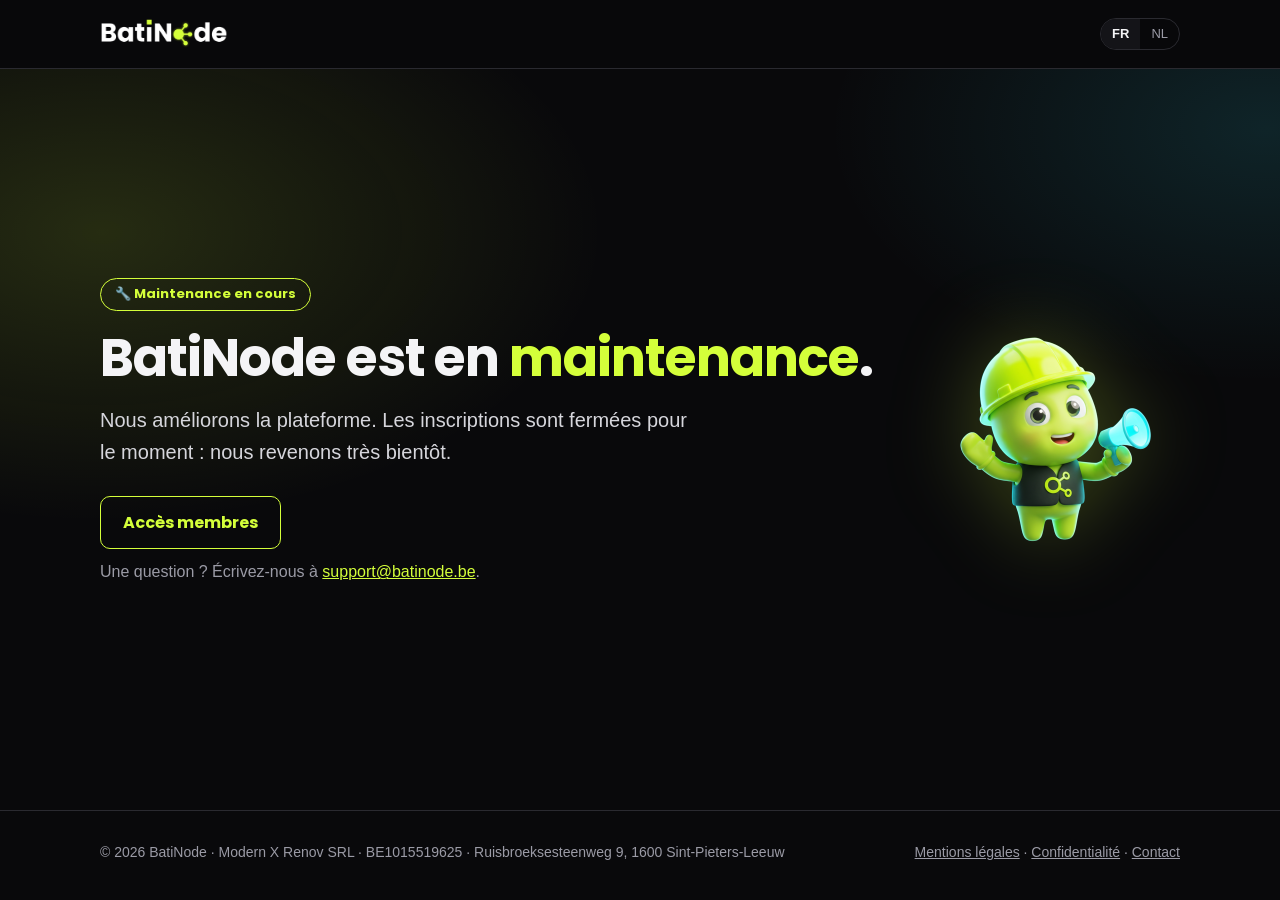
<file: index.html>
<!doctype html>
<html lang="fr">
<head>
<meta charset="utf-8">
<meta name="viewport" content="width=device-width, initial-scale=1">
<meta name="facebook-domain-verification" content="dnyil2w8xom4wqodam0yrhl2km5uhd" />
<meta http-equiv="Content-Security-Policy" content="default-src 'self'; script-src 'none'; style-src 'self'; img-src 'self' data:; font-src 'self'; connect-src 'none'; object-src 'none'; base-uri 'self'; form-action 'none'; frame-ancestors 'none'; upgrade-insecure-requests">
<meta name="referrer" content="strict-origin-when-cross-origin">
<title>BatiNode – En maintenance</title>
<meta name="description" content="BatiNode, la plateforme belge des entrepreneurs du bâtiment, est en maintenance. Nous revenons bientôt.">
<link rel="alternate" hreflang="fr-BE" href="https://batinode.be/">
<link rel="alternate" hreflang="nl-BE" href="https://batinode.be/nl/">
<link rel="icon" href="/favicon.svg" type="image/svg+xml">
<link rel="icon" href="/favicon.ico" sizes="any">
<link rel="apple-touch-icon" href="/apple-touch-icon.png">
<meta property="og:title" content="BatiNode – En maintenance">
<meta property="og:description" content="BatiNode, la plateforme belge des entrepreneurs du bâtiment, est en maintenance. Nous revenons bientôt.">
<meta property="og:image" content="https://batinode.be/assets/og-fr.png">
<meta name="theme-color" content="#09090b">
<link rel="stylesheet" href="/assets/site.css?v=6">
</head>
<body>
<header>
  <div class="wrap nav">
    <a href="/" aria-label="BatiNode – accueil"><img src="/assets/logo.png" alt="BatiNode" width="160" height="37"></a>
    <div class="links">
      <div class="lang"><a class="on" href="/">FR</a><a href="/nl/" hreflang="nl">NL</a></div>
    </div>
  </div>
</header>
<main>
<section class="maint">
  <div class="wrap">
    <div>
      <span class="badge">🔧 Maintenance en cours</span>
      <h1>BatiNode est en <em>maintenance</em>.</h1>
      <p class="lead">Nous améliorons la plateforme. Les inscriptions sont fermées pour le moment : nous revenons très bientôt.</p>
      <div class="cta-row"><a class="btn ghost" href="https://app.batinode.be/" rel="noopener">Accès membres</a></div>
      <p class="muted">Une question ? Écrivez-nous à <a href="mailto:support@batinode.be">support@batinode.be</a>.</p>
    </div>
    <div class="nodi"><img src="/assets/nodi.png" alt="Nodi, l'assistant de BatiNode" width="300" height="300"></div>
  </div>
</section>
</main>
<footer>
  <div class="wrap">
    <span>© 2026 BatiNode · Modern X Renov SRL · BE1015519625 · Ruisbroeksesteenweg 9, 1600 Sint-Pieters-Leeuw</span>
    <span><a href="/legal/mentions.html">Mentions légales</a> · <a href="/legal/confidentialite.html">Confidentialité</a> · <a href="mailto:support@batinode.be">Contact</a></span>
  </div>
</footer>
</body>
</html>
</file>
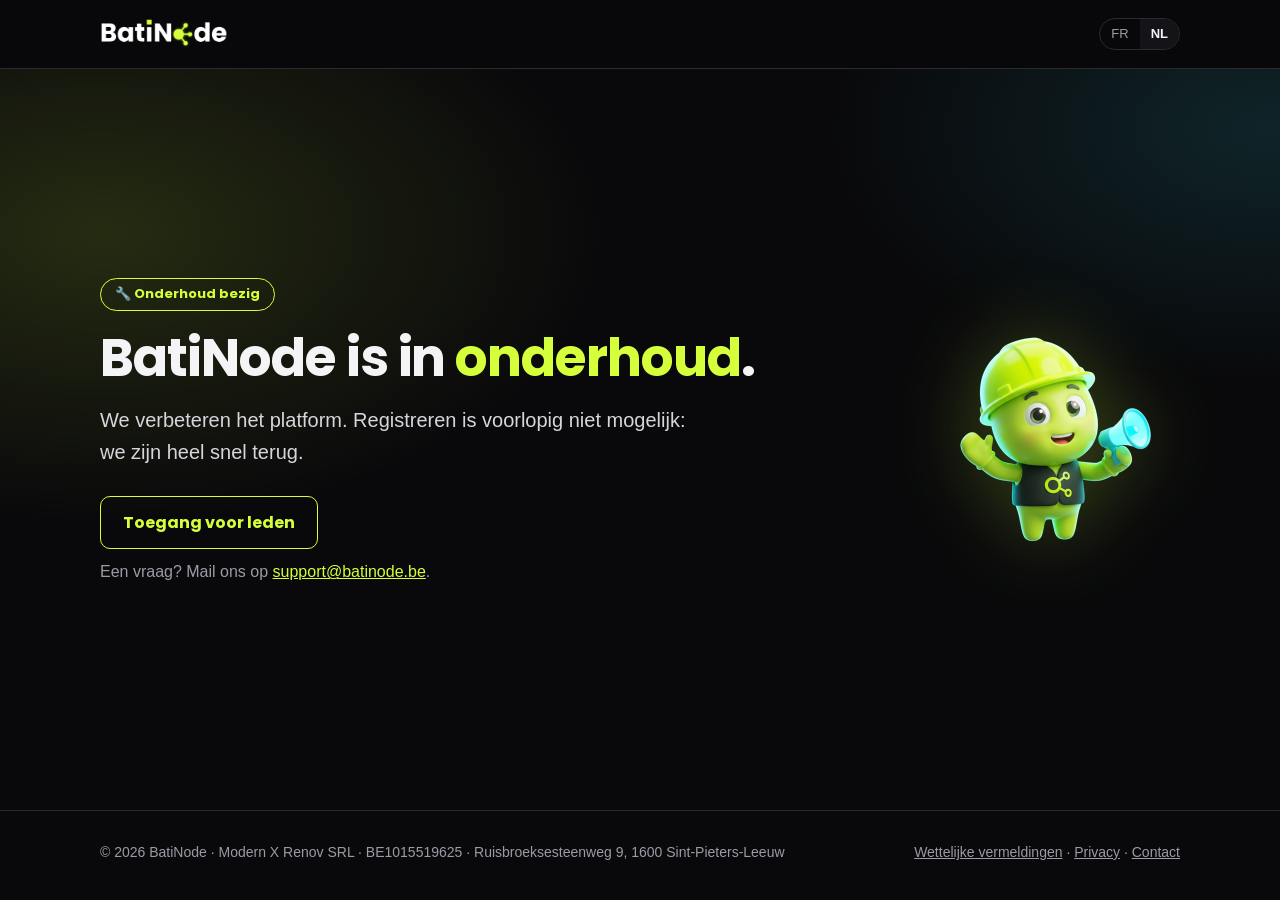
<file: nl/index.html>
<!doctype html>
<html lang="nl">
<head>
<meta charset="utf-8">
<meta name="viewport" content="width=device-width, initial-scale=1">
<meta name="facebook-domain-verification" content="dnyil2w8xom4wqodam0yrhl2km5uhd" />
<meta http-equiv="Content-Security-Policy" content="default-src 'self'; script-src 'none'; style-src 'self'; img-src 'self' data:; font-src 'self'; connect-src 'none'; object-src 'none'; base-uri 'self'; form-action 'none'; frame-ancestors 'none'; upgrade-insecure-requests">
<meta name="referrer" content="strict-origin-when-cross-origin">
<title>BatiNode – In onderhoud</title>
<meta name="description" content="BatiNode, het Belgische platform voor bouwondernemers, is in onderhoud. We zijn snel terug.">
<link rel="alternate" hreflang="fr-BE" href="https://batinode.be/">
<link rel="alternate" hreflang="nl-BE" href="https://batinode.be/nl/">
<link rel="icon" href="/favicon.svg" type="image/svg+xml">
<link rel="icon" href="/favicon.ico" sizes="any">
<link rel="apple-touch-icon" href="/apple-touch-icon.png">
<meta property="og:title" content="BatiNode – In onderhoud">
<meta property="og:description" content="BatiNode, het Belgische platform voor bouwondernemers, is in onderhoud. We zijn snel terug.">
<meta property="og:image" content="https://batinode.be/assets/og-nl.png">
<meta name="theme-color" content="#09090b">
<link rel="stylesheet" href="/assets/site.css?v=6">
</head>
<body>
<header>
  <div class="wrap nav">
    <a href="/nl/" aria-label="BatiNode – home"><img src="/assets/logo.png" alt="BatiNode" width="160" height="37"></a>
    <div class="links">
      <div class="lang"><a href="/">FR</a><a class="on" href="/nl/" hreflang="nl">NL</a></div>
    </div>
  </div>
</header>
<main>
<section class="maint">
  <div class="wrap">
    <div>
      <span class="badge">🔧 Onderhoud bezig</span>
      <h1>BatiNode is in <em>onderhoud</em>.</h1>
      <p class="lead">We verbeteren het platform. Registreren is voorlopig niet mogelijk: we zijn heel snel terug.</p>
      <div class="cta-row"><a class="btn ghost" href="https://app.batinode.be/" rel="noopener">Toegang voor leden</a></div>
      <p class="muted">Een vraag? Mail ons op <a href="mailto:support@batinode.be">support@batinode.be</a>.</p>
    </div>
    <div class="nodi"><img src="/assets/nodi.png" alt="Nodi, de assistent van BatiNode" width="300" height="300"></div>
  </div>
</section>
</main>
<footer>
  <div class="wrap">
    <span>© 2026 BatiNode · Modern X Renov SRL · BE1015519625 · Ruisbroeksesteenweg 9, 1600 Sint-Pieters-Leeuw</span>
    <span><a href="/nl/legal/mentions.html">Wettelijke vermeldingen</a> · <a href="/nl/legal/confidentialite.html">Privacy</a> · <a href="mailto:support@batinode.be">Contact</a></span>
  </div>
</footer>
</body>
</html>
</file>
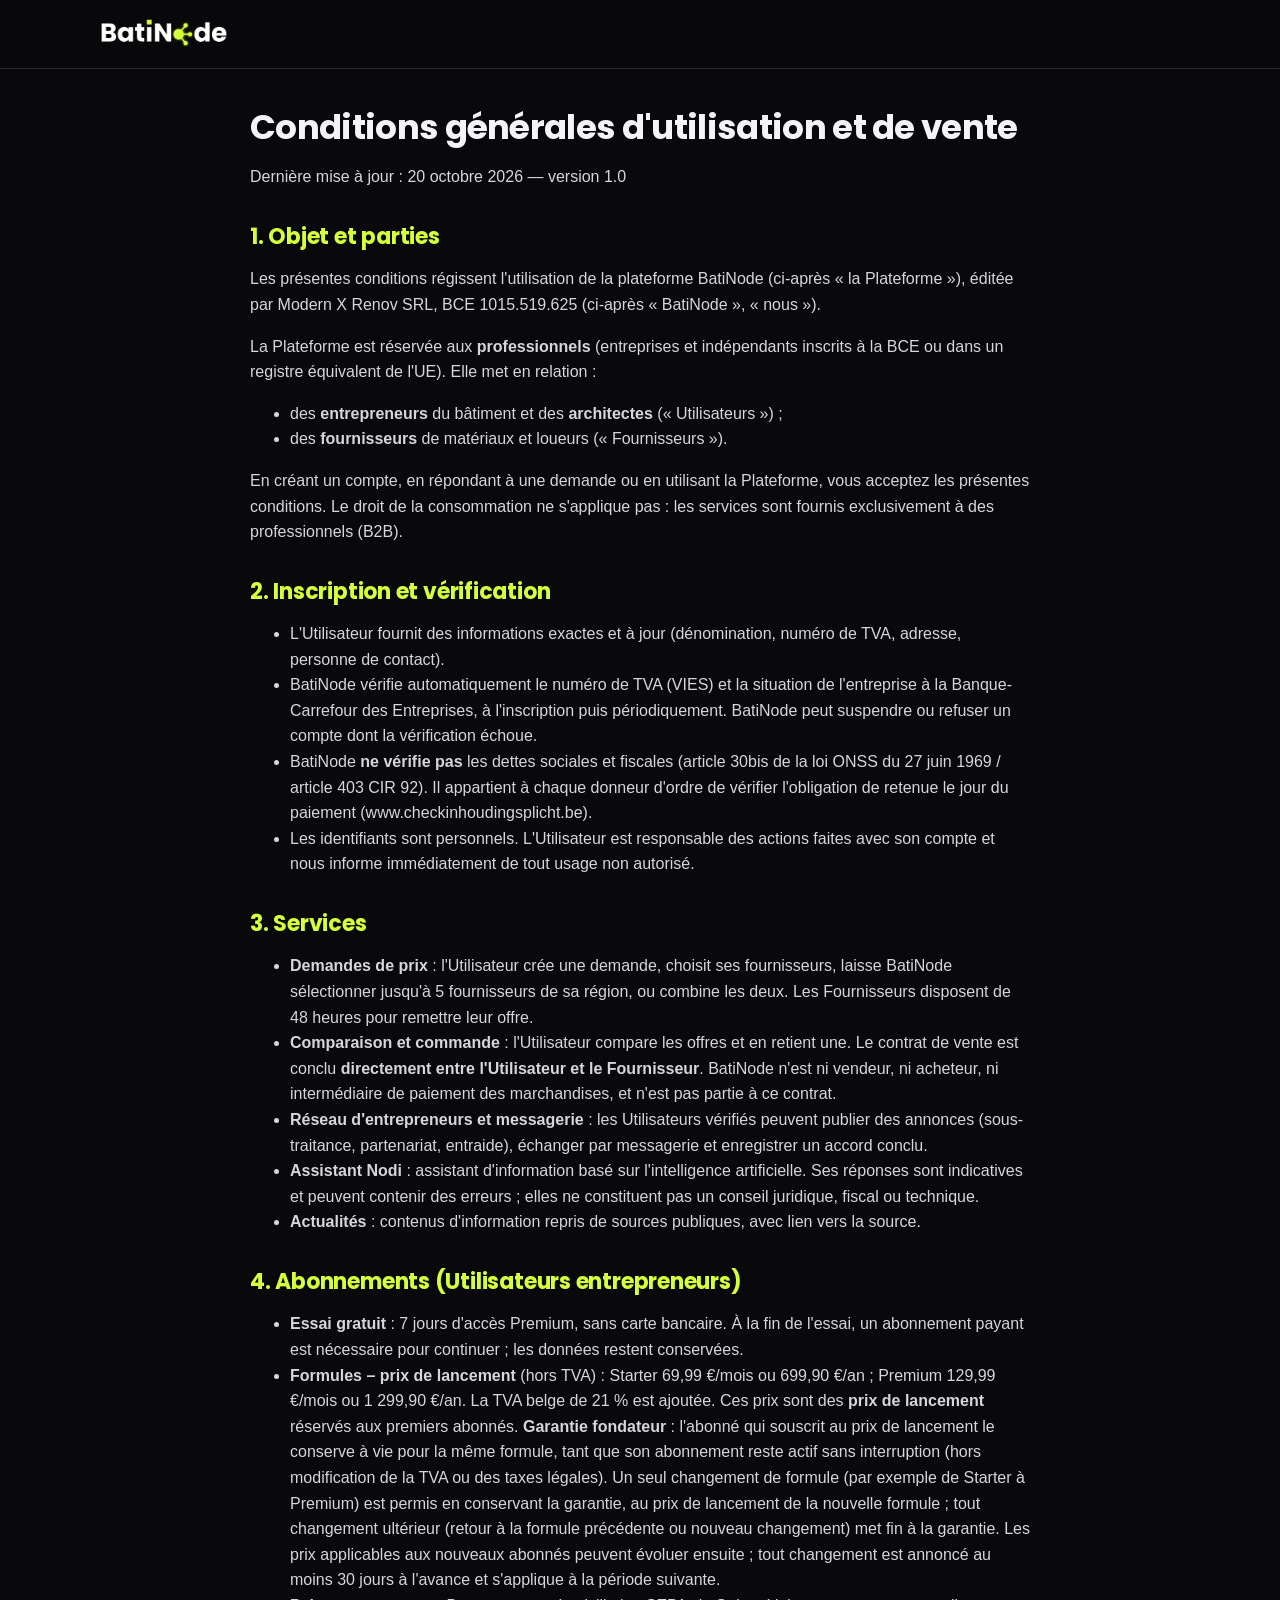
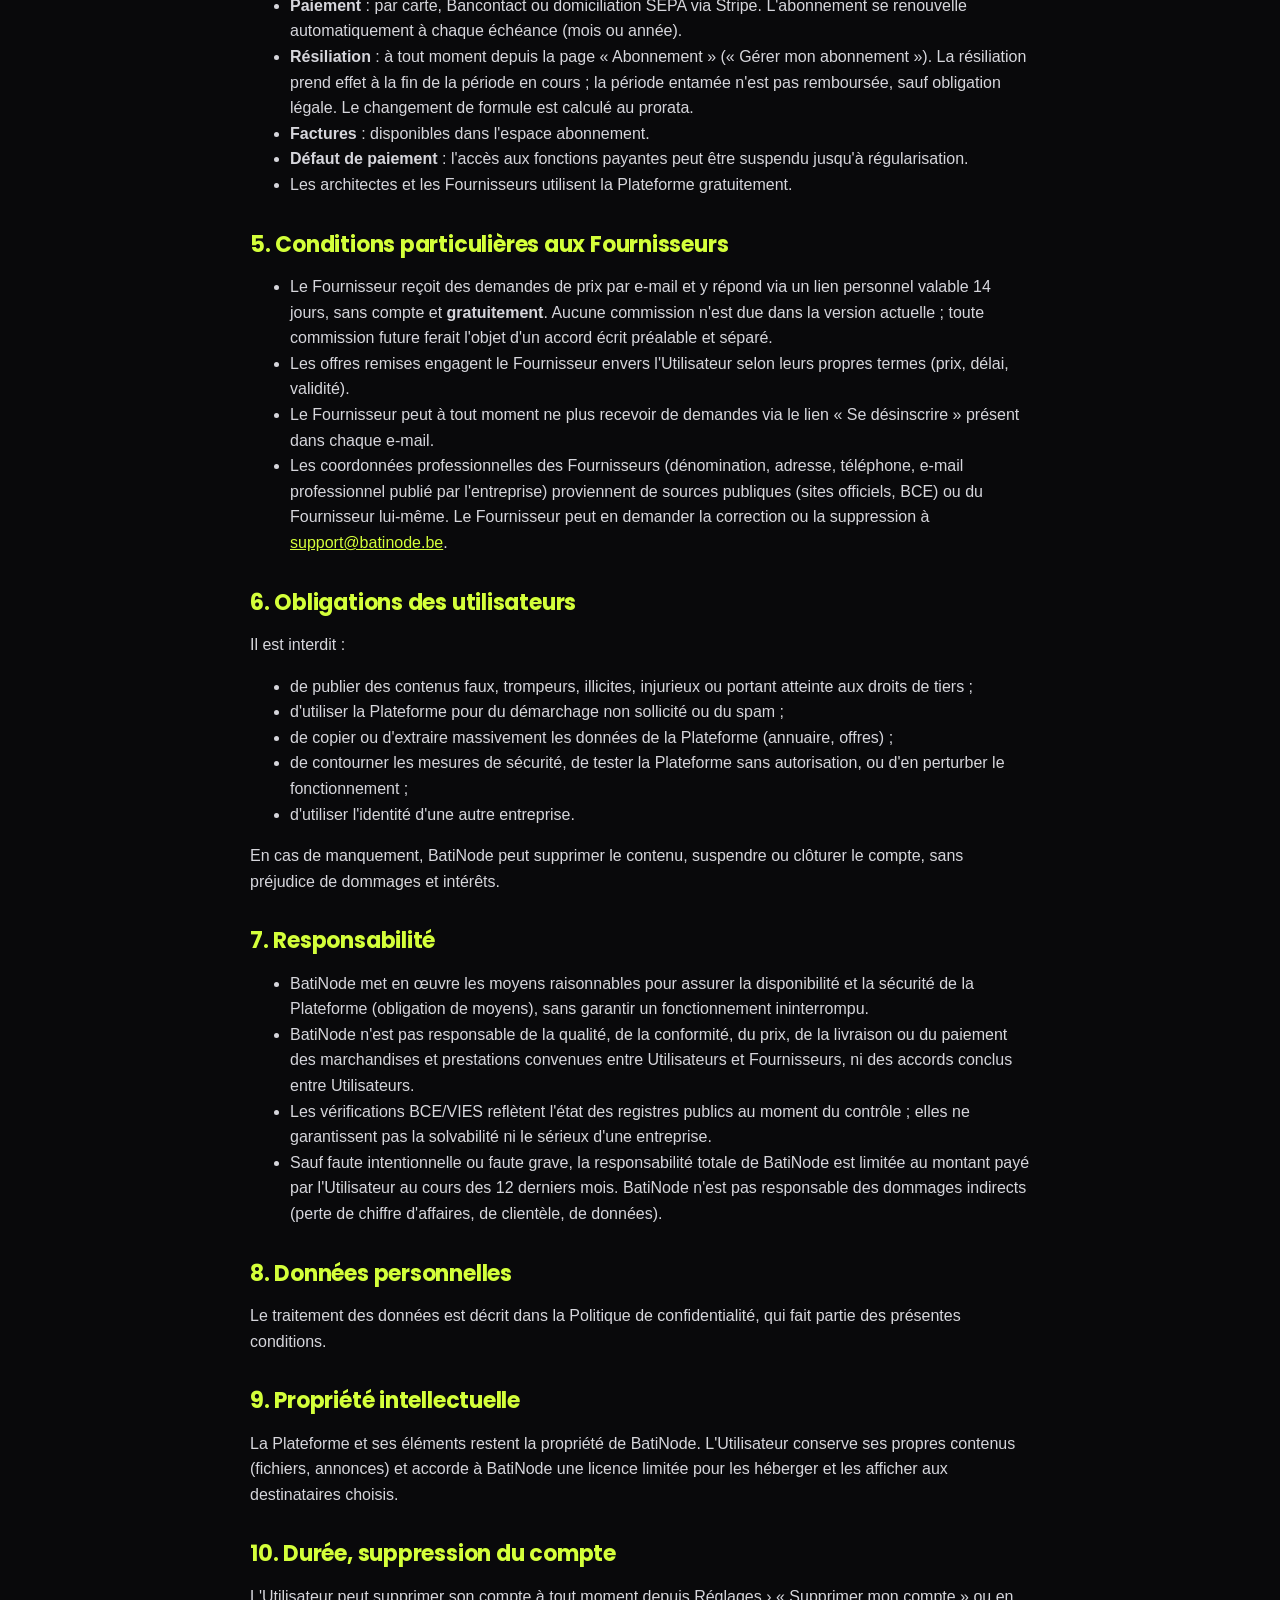
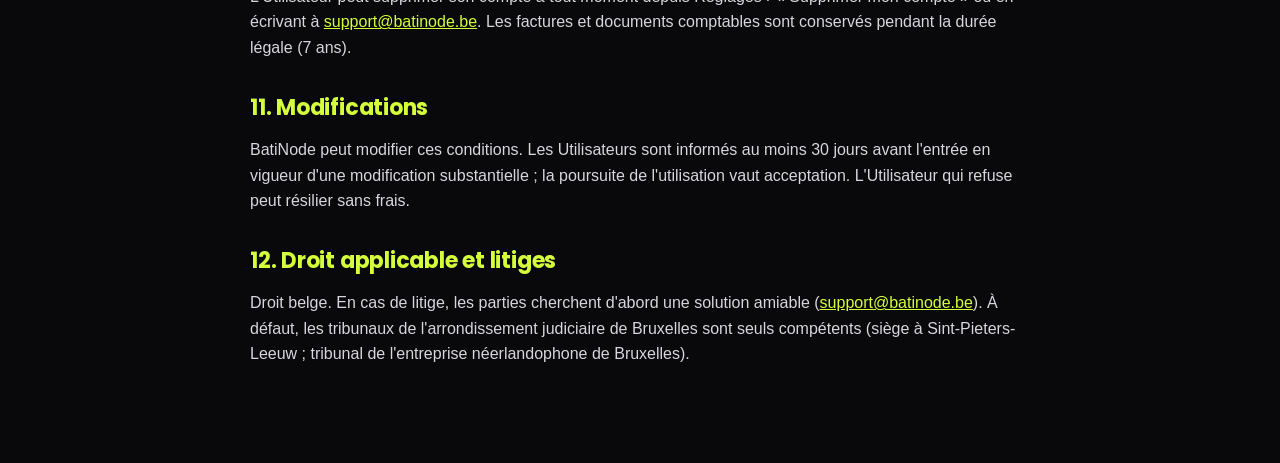
<file: legal/conditions.html>
<!doctype html>
<html lang="fr">
<head>
<meta charset="utf-8">
<meta name="viewport" content="width=device-width, initial-scale=1">
<meta http-equiv="Content-Security-Policy" content="default-src 'self'; script-src 'self'; style-src 'self'; img-src 'self' data:; font-src 'self'; object-src 'none'; base-uri 'self'; form-action 'self'; frame-ancestors 'none'; upgrade-insecure-requests">
<meta name="referrer" content="strict-origin-when-cross-origin">
<title>Conditions générales – BatiNode</title>
<link rel="icon" href="/favicon.svg" type="image/svg+xml">
<link rel="stylesheet" href="/assets/site.css">
</head>
<body>
<header><div class="wrap nav"><a href="/"><img src="/assets/logo.png" alt="BatiNode" width="160" height="37"></a></div></header>
<main class="wrap legal">
<h1>Conditions générales d'utilisation et de vente</h1>
<p>Dernière mise à jour : 20 octobre 2026 — version 1.0</p>
<h2>1. Objet et parties</h2>
<p>Les présentes conditions régissent l'utilisation de la plateforme BatiNode (ci-après « la Plateforme »), éditée par Modern X Renov SRL, BCE 1015.519.625 (ci-après « BatiNode », « nous »).</p>
<p>La Plateforme est réservée aux <b>professionnels</b> (entreprises et indépendants inscrits à la BCE ou dans un registre équivalent de l'UE). Elle met en relation :</p>
<ul>
<li>des <b>entrepreneurs</b> du bâtiment et des <b>architectes</b> (« Utilisateurs ») ;</li>
<li>des <b>fournisseurs</b> de matériaux et loueurs (« Fournisseurs »).</li>
</ul>
<p>En créant un compte, en répondant à une demande ou en utilisant la Plateforme, vous acceptez les présentes conditions. Le droit de la consommation ne s'applique pas : les services sont fournis exclusivement à des professionnels (B2B).</p>
<h2>2. Inscription et vérification</h2>
<ul>
<li>L'Utilisateur fournit des informations exactes et à jour (dénomination, numéro de TVA, adresse, personne de contact).</li>
<li>BatiNode vérifie automatiquement le numéro de TVA (VIES) et la situation de l'entreprise à la Banque-Carrefour des Entreprises, à l'inscription puis périodiquement. BatiNode peut suspendre ou refuser un compte dont la vérification échoue.</li>
<li>BatiNode <b>ne vérifie pas</b> les dettes sociales et fiscales (article 30bis de la loi ONSS du 27 juin 1969 / article 403 CIR 92). Il appartient à chaque donneur d'ordre de vérifier l'obligation de retenue le jour du paiement (www.checkinhoudingsplicht.be).</li>
<li>Les identifiants sont personnels. L'Utilisateur est responsable des actions faites avec son compte et nous informe immédiatement de tout usage non autorisé.</li>
</ul>
<h2>3. Services</h2>
<ul>
<li><b>Demandes de prix</b> : l'Utilisateur crée une demande, choisit ses fournisseurs, laisse BatiNode sélectionner jusqu'à 5 fournisseurs de sa région, ou combine les deux. Les Fournisseurs disposent de 48 heures pour remettre leur offre.</li>
<li><b>Comparaison et commande</b> : l'Utilisateur compare les offres et en retient une. Le contrat de vente est conclu <b>directement entre l'Utilisateur et le Fournisseur</b>. BatiNode n'est ni vendeur, ni acheteur, ni intermédiaire de paiement des marchandises, et n'est pas partie à ce contrat.</li>
<li><b>Réseau d'entrepreneurs et messagerie</b> : les Utilisateurs vérifiés peuvent publier des annonces (sous-traitance, partenariat, entraide), échanger par messagerie et enregistrer un accord conclu.</li>
<li><b>Assistant Nodi</b> : assistant d'information basé sur l'intelligence artificielle. Ses réponses sont indicatives et peuvent contenir des erreurs ; elles ne constituent pas un conseil juridique, fiscal ou technique.</li>
<li><b>Actualités</b> : contenus d'information repris de sources publiques, avec lien vers la source.</li>
</ul>
<h2>4. Abonnements (Utilisateurs entrepreneurs)</h2>
<ul>
<li><b>Essai gratuit</b> : 7 jours d'accès Premium, sans carte bancaire. À la fin de l'essai, un abonnement payant est nécessaire pour continuer ; les données restent conservées.</li>
<li><b>Formules – prix de lancement</b> (hors TVA) : Starter 69,99 €/mois ou 699,90 €/an ; Premium 129,99 €/mois ou 1 299,90 €/an. La TVA belge de 21 % est ajoutée. Ces prix sont des <b>prix de lancement</b> réservés aux premiers abonnés. <b>Garantie fondateur</b> : l'abonné qui souscrit au prix de lancement le conserve à vie pour la même formule, tant que son abonnement reste actif sans interruption (hors modification de la TVA ou des taxes légales). Un seul changement de formule (par exemple de Starter à Premium) est permis en conservant la garantie, au prix de lancement de la nouvelle formule ; tout changement ultérieur (retour à la formule précédente ou nouveau changement) met fin à la garantie. Les prix applicables aux nouveaux abonnés peuvent évoluer ensuite ; tout changement est annoncé au moins 30 jours à l'avance et s'applique à la période suivante.</li>
<li><b>Paiement</b> : par carte, Bancontact ou domiciliation SEPA via Stripe. L'abonnement se renouvelle automatiquement à chaque échéance (mois ou année).</li>
<li><b>Résiliation</b> : à tout moment depuis la page « Abonnement » (« Gérer mon abonnement »). La résiliation prend effet à la fin de la période en cours ; la période entamée n'est pas remboursée, sauf obligation légale. Le changement de formule est calculé au prorata.</li>
<li><b>Factures</b> : disponibles dans l'espace abonnement.</li>
<li><b>Défaut de paiement</b> : l'accès aux fonctions payantes peut être suspendu jusqu'à régularisation.</li>
<li>Les architectes et les Fournisseurs utilisent la Plateforme gratuitement.</li>
</ul>
<h2>5. Conditions particulières aux Fournisseurs</h2>
<ul>
<li>Le Fournisseur reçoit des demandes de prix par e-mail et y répond via un lien personnel valable 14 jours, sans compte et <b>gratuitement</b>. Aucune commission n'est due dans la version actuelle ; toute commission future ferait l'objet d'un accord écrit préalable et séparé.</li>
<li>Les offres remises engagent le Fournisseur envers l'Utilisateur selon leurs propres termes (prix, délai, validité).</li>
<li>Le Fournisseur peut à tout moment ne plus recevoir de demandes via le lien « Se désinscrire » présent dans chaque e-mail.</li>
<li>Les coordonnées professionnelles des Fournisseurs (dénomination, adresse, téléphone, e-mail professionnel publié par l'entreprise) proviennent de sources publiques (sites officiels, BCE) ou du Fournisseur lui-même. Le Fournisseur peut en demander la correction ou la suppression à <a href="mailto:support@batinode.be">support@batinode.be</a>.</li>
</ul>
<h2>6. Obligations des utilisateurs</h2>
<p>Il est interdit :</p>
<ul>
<li>de publier des contenus faux, trompeurs, illicites, injurieux ou portant atteinte aux droits de tiers ;</li>
<li>d'utiliser la Plateforme pour du démarchage non sollicité ou du spam ;</li>
<li>de copier ou d'extraire massivement les données de la Plateforme (annuaire, offres) ;</li>
<li>de contourner les mesures de sécurité, de tester la Plateforme sans autorisation, ou d'en perturber le fonctionnement ;</li>
<li>d'utiliser l'identité d'une autre entreprise.</li>
</ul>
<p>En cas de manquement, BatiNode peut supprimer le contenu, suspendre ou clôturer le compte, sans préjudice de dommages et intérêts.</p>
<h2>7. Responsabilité</h2>
<ul>
<li>BatiNode met en œuvre les moyens raisonnables pour assurer la disponibilité et la sécurité de la Plateforme (obligation de moyens), sans garantir un fonctionnement ininterrompu.</li>
<li>BatiNode n'est pas responsable de la qualité, de la conformité, du prix, de la livraison ou du paiement des marchandises et prestations convenues entre Utilisateurs et Fournisseurs, ni des accords conclus entre Utilisateurs.</li>
<li>Les vérifications BCE/VIES reflètent l'état des registres publics au moment du contrôle ; elles ne garantissent pas la solvabilité ni le sérieux d'une entreprise.</li>
<li>Sauf faute intentionnelle ou faute grave, la responsabilité totale de BatiNode est limitée au montant payé par l'Utilisateur au cours des 12 derniers mois. BatiNode n'est pas responsable des dommages indirects (perte de chiffre d'affaires, de clientèle, de données).</li>
</ul>
<h2>8. Données personnelles</h2>
<p>Le traitement des données est décrit dans la Politique de confidentialité, qui fait partie des présentes conditions.</p>
<h2>9. Propriété intellectuelle</h2>
<p>La Plateforme et ses éléments restent la propriété de BatiNode. L'Utilisateur conserve ses propres contenus (fichiers, annonces) et accorde à BatiNode une licence limitée pour les héberger et les afficher aux destinataires choisis.</p>
<h2>10. Durée, suppression du compte</h2>
<p>L'Utilisateur peut supprimer son compte à tout moment depuis Réglages › « Supprimer mon compte » ou en écrivant à <a href="mailto:support@batinode.be">support@batinode.be</a>. Les factures et documents comptables sont conservés pendant la durée légale (7 ans).</p>
<h2>11. Modifications</h2>
<p>BatiNode peut modifier ces conditions. Les Utilisateurs sont informés au moins 30 jours avant l'entrée en vigueur d'une modification substantielle ; la poursuite de l'utilisation vaut acceptation. L'Utilisateur qui refuse peut résilier sans frais.</p>
<h2>12. Droit applicable et litiges</h2>
<p>Droit belge. En cas de litige, les parties cherchent d'abord une solution amiable (<a href="mailto:support@batinode.be">support@batinode.be</a>). À défaut, les tribunaux de l'arrondissement judiciaire de Bruxelles sont seuls compétents (siège à Sint-Pieters-Leeuw ; tribunal de l'entreprise néerlandophone de Bruxelles).</p>
</main>
</body>
</html>
</file>
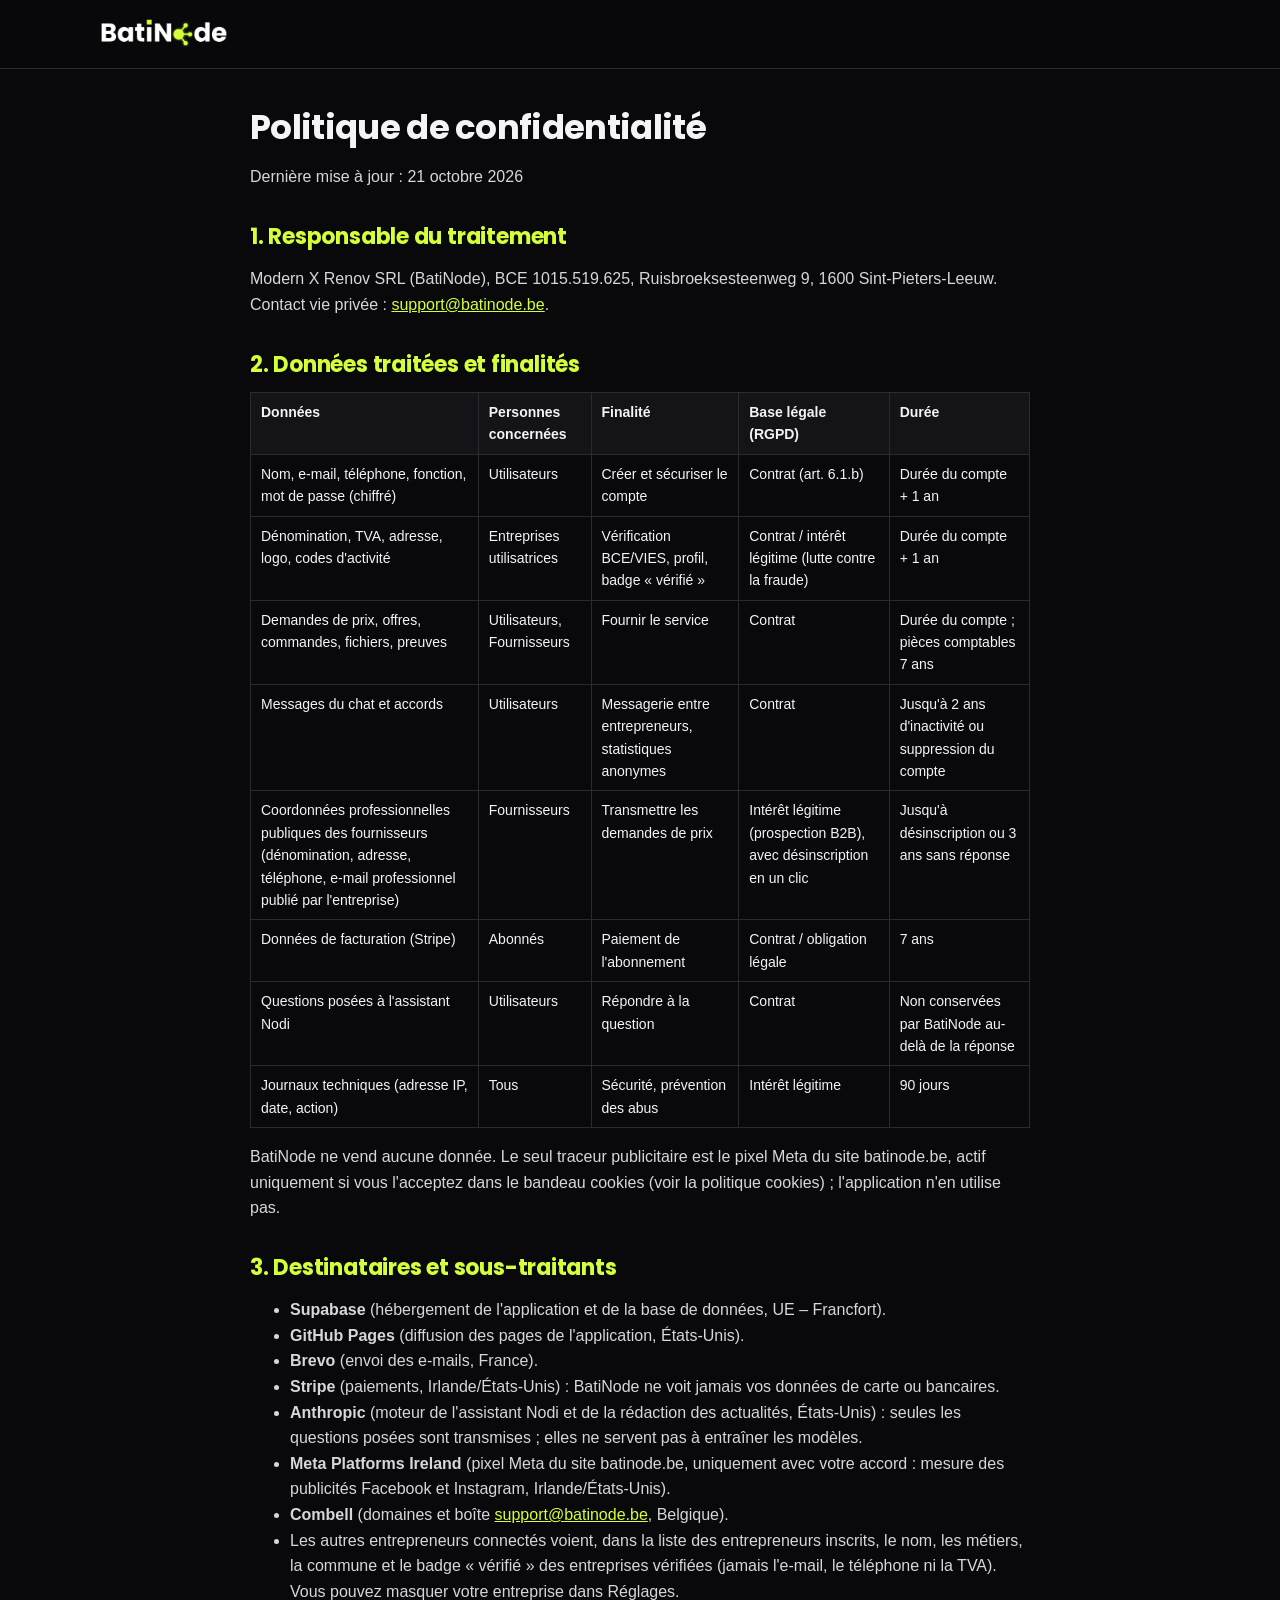
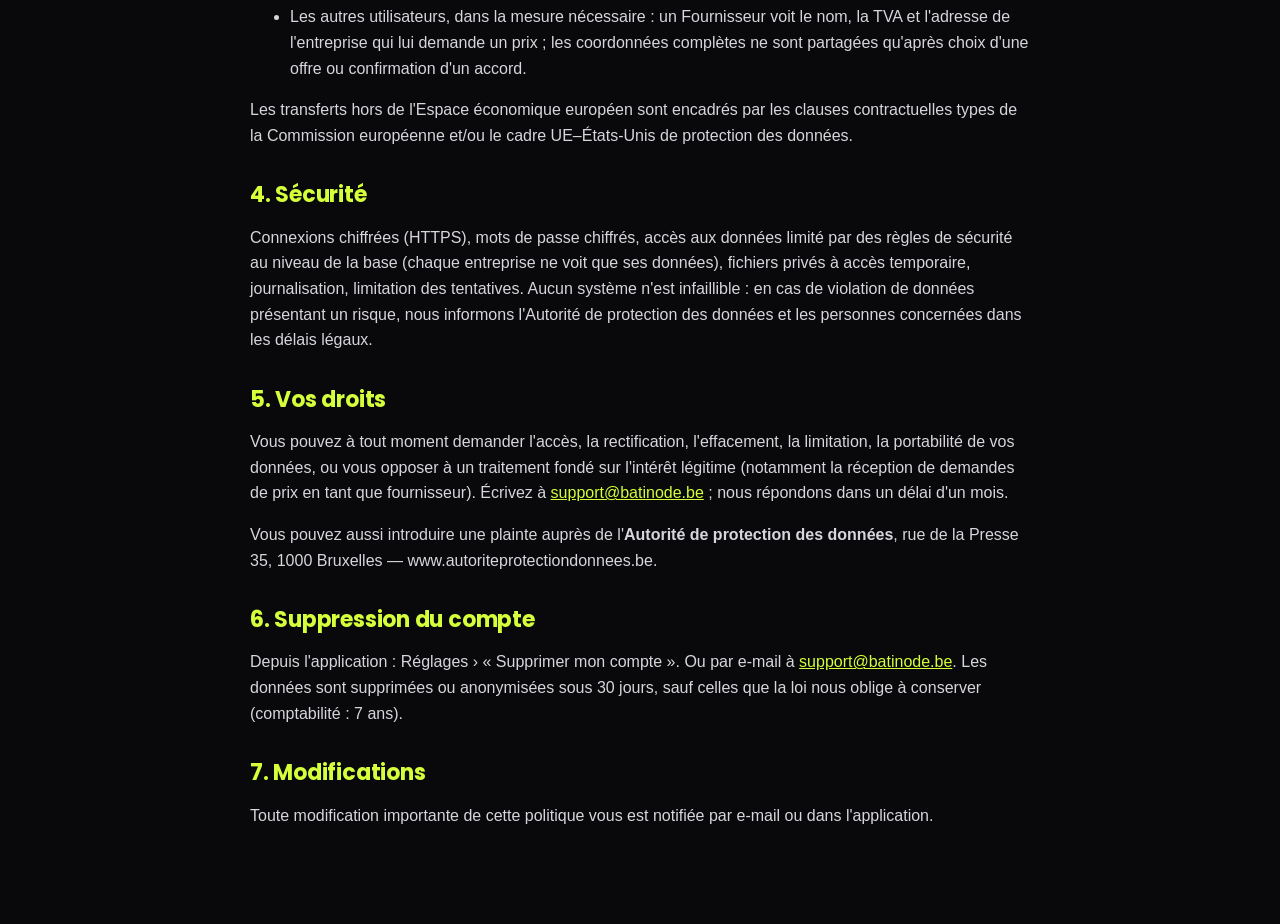
<file: legal/confidentialite.html>
<!doctype html>
<html lang="fr">
<head>
<meta charset="utf-8">
<meta name="viewport" content="width=device-width, initial-scale=1">
<meta http-equiv="Content-Security-Policy" content="default-src 'self'; script-src 'self'; style-src 'self'; img-src 'self' data:; font-src 'self'; object-src 'none'; base-uri 'self'; form-action 'self'; frame-ancestors 'none'; upgrade-insecure-requests">
<meta name="referrer" content="strict-origin-when-cross-origin">
<title>Politique de confidentialité – BatiNode</title>
<link rel="icon" href="/favicon.svg" type="image/svg+xml">
<link rel="stylesheet" href="/assets/site.css">
</head>
<body>
<header><div class="wrap nav"><a href="/"><img src="/assets/logo.png" alt="BatiNode" width="160" height="37"></a></div></header>
<main class="wrap legal">
<h1>Politique de confidentialité</h1>
<p>Dernière mise à jour : 21 octobre 2026</p>
<h2>1. Responsable du traitement</h2>
<p>Modern X Renov SRL (BatiNode), BCE 1015.519.625, Ruisbroeksesteenweg 9, 1600 Sint-Pieters-Leeuw. Contact vie privée : <a href="mailto:support@batinode.be">support@batinode.be</a>.</p>
<h2>2. Données traitées et finalités</h2>
<table>
<tr><th>Données</th><th>Personnes concernées</th><th>Finalité</th><th>Base légale (RGPD)</th><th>Durée</th></tr>
<tr><td>Nom, e-mail, téléphone, fonction, mot de passe (chiffré)</td><td>Utilisateurs</td><td>Créer et sécuriser le compte</td><td>Contrat (art. 6.1.b)</td><td>Durée du compte + 1 an</td></tr>
<tr><td>Dénomination, TVA, adresse, logo, codes d'activité</td><td>Entreprises utilisatrices</td><td>Vérification BCE/VIES, profil, badge « vérifié »</td><td>Contrat / intérêt légitime (lutte contre la fraude)</td><td>Durée du compte + 1 an</td></tr>
<tr><td>Demandes de prix, offres, commandes, fichiers, preuves</td><td>Utilisateurs, Fournisseurs</td><td>Fournir le service</td><td>Contrat</td><td>Durée du compte ; pièces comptables 7 ans</td></tr>
<tr><td>Messages du chat et accords</td><td>Utilisateurs</td><td>Messagerie entre entrepreneurs, statistiques anonymes</td><td>Contrat</td><td>Jusqu'à 2 ans d'inactivité ou suppression du compte</td></tr>
<tr><td>Coordonnées professionnelles publiques des fournisseurs (dénomination, adresse, téléphone, e-mail professionnel publié par l'entreprise)</td><td>Fournisseurs</td><td>Transmettre les demandes de prix</td><td>Intérêt légitime (prospection B2B), avec désinscription en un clic</td><td>Jusqu'à désinscription ou 3 ans sans réponse</td></tr>
<tr><td>Données de facturation (Stripe)</td><td>Abonnés</td><td>Paiement de l'abonnement</td><td>Contrat / obligation légale</td><td>7 ans</td></tr>
<tr><td>Questions posées à l'assistant Nodi</td><td>Utilisateurs</td><td>Répondre à la question</td><td>Contrat</td><td>Non conservées par BatiNode au-delà de la réponse</td></tr>
<tr><td>Journaux techniques (adresse IP, date, action)</td><td>Tous</td><td>Sécurité, prévention des abus</td><td>Intérêt légitime</td><td>90 jours</td></tr>
</table>
<p>BatiNode ne vend aucune donnée. Le seul traceur publicitaire est le pixel Meta du site batinode.be, actif uniquement si vous l'acceptez dans le bandeau cookies (voir la politique cookies) ; l'application n'en utilise pas.</p>
<h2>3. Destinataires et sous-traitants</h2>
<ul>
<li><b>Supabase</b> (hébergement de l'application et de la base de données, UE – Francfort).</li>
<li><b>GitHub Pages</b> (diffusion des pages de l'application, États-Unis).</li>
<li><b>Brevo</b> (envoi des e-mails, France).</li>
<li><b>Stripe</b> (paiements, Irlande/États-Unis) : BatiNode ne voit jamais vos données de carte ou bancaires.</li>
<li><b>Anthropic</b> (moteur de l'assistant Nodi et de la rédaction des actualités, États-Unis) : seules les questions posées sont transmises ; elles ne servent pas à entraîner les modèles.</li>
<li><b>Meta Platforms Ireland</b> (pixel Meta du site batinode.be, uniquement avec votre accord : mesure des publicités Facebook et Instagram, Irlande/États-Unis).</li>
<li><b>Combell</b> (domaines et boîte <a href="mailto:support@batinode.be">support@batinode.be</a>, Belgique).</li>
<li>Les autres entrepreneurs connectés voient, dans la liste des entrepreneurs inscrits, le nom, les métiers, la commune et le badge « vérifié » des entreprises vérifiées (jamais l'e-mail, le téléphone ni la TVA). Vous pouvez masquer votre entreprise dans Réglages.</li>
<li>Les autres utilisateurs, dans la mesure nécessaire : un Fournisseur voit le nom, la TVA et l'adresse de l'entreprise qui lui demande un prix ; les coordonnées complètes ne sont partagées qu'après choix d'une offre ou confirmation d'un accord.</li>
</ul>
<p>Les transferts hors de l'Espace économique européen sont encadrés par les clauses contractuelles types de la Commission européenne et/ou le cadre UE–États-Unis de protection des données.</p>
<h2>4. Sécurité</h2>
<p>Connexions chiffrées (HTTPS), mots de passe chiffrés, accès aux données limité par des règles de sécurité au niveau de la base (chaque entreprise ne voit que ses données), fichiers privés à accès temporaire, journalisation, limitation des tentatives. Aucun système n'est infaillible : en cas de violation de données présentant un risque, nous informons l'Autorité de protection des données et les personnes concernées dans les délais légaux.</p>
<h2>5. Vos droits</h2>
<p>Vous pouvez à tout moment demander l'accès, la rectification, l'effacement, la limitation, la portabilité de vos données, ou vous opposer à un traitement fondé sur l'intérêt légitime (notamment la réception de demandes de prix en tant que fournisseur). Écrivez à <a href="mailto:support@batinode.be">support@batinode.be</a> ; nous répondons dans un délai d'un mois.</p>
<p>Vous pouvez aussi introduire une plainte auprès de l'<b>Autorité de protection des données</b>, rue de la Presse 35, 1000 Bruxelles — www.autoriteprotectiondonnees.be.</p>
<h2>6. Suppression du compte</h2>
<p>Depuis l'application : Réglages › « Supprimer mon compte ». Ou par e-mail à <a href="mailto:support@batinode.be">support@batinode.be</a>. Les données sont supprimées ou anonymisées sous 30 jours, sauf celles que la loi nous oblige à conserver (comptabilité : 7 ans).</p>
<h2>7. Modifications</h2>
<p>Toute modification importante de cette politique vous est notifiée par e-mail ou dans l'application.</p>
</main>
</body>
</html>
</file>
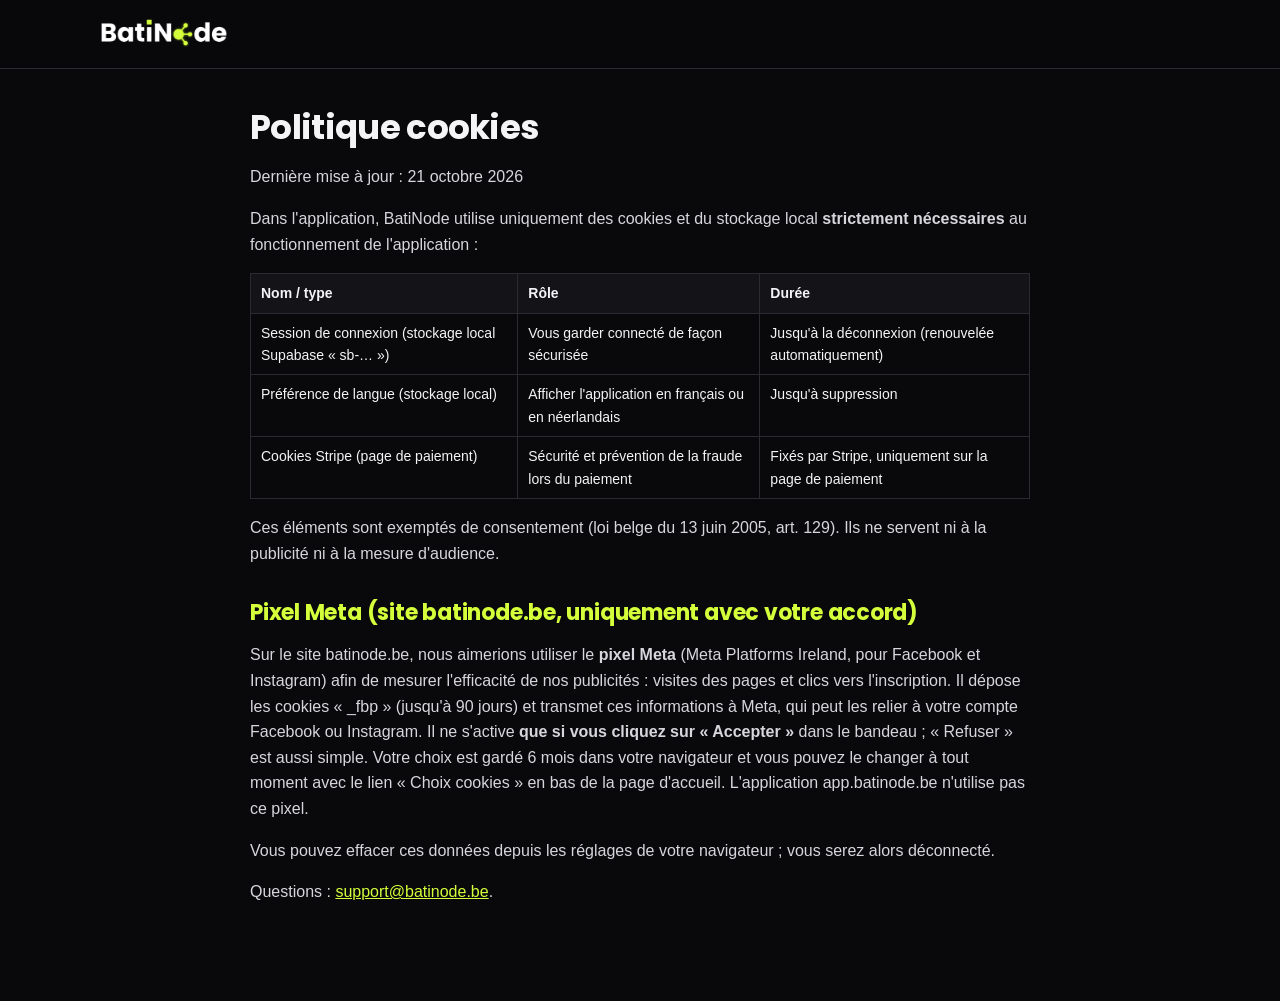
<file: legal/cookies.html>
<!doctype html>
<html lang="fr">
<head>
<meta charset="utf-8">
<meta name="viewport" content="width=device-width, initial-scale=1">
<meta http-equiv="Content-Security-Policy" content="default-src 'self'; script-src 'self'; style-src 'self'; img-src 'self' data:; font-src 'self'; object-src 'none'; base-uri 'self'; form-action 'self'; frame-ancestors 'none'; upgrade-insecure-requests">
<meta name="referrer" content="strict-origin-when-cross-origin">
<title>Politique cookies – BatiNode</title>
<link rel="icon" href="/favicon.svg" type="image/svg+xml">
<link rel="stylesheet" href="/assets/site.css">
</head>
<body>
<header><div class="wrap nav"><a href="/"><img src="/assets/logo.png" alt="BatiNode" width="160" height="37"></a></div></header>
<main class="wrap legal">
<h1>Politique cookies</h1>
<p>Dernière mise à jour : 21 octobre 2026</p>
<p>Dans l'application, BatiNode utilise uniquement des cookies et du stockage local <b>strictement nécessaires</b> au fonctionnement de l'application :</p>
<table>
<tr><th>Nom / type</th><th>Rôle</th><th>Durée</th></tr>
<tr><td>Session de connexion (stockage local Supabase « sb-… »)</td><td>Vous garder connecté de façon sécurisée</td><td>Jusqu'à la déconnexion (renouvelée automatiquement)</td></tr>
<tr><td>Préférence de langue (stockage local)</td><td>Afficher l'application en français ou en néerlandais</td><td>Jusqu'à suppression</td></tr>
<tr><td>Cookies Stripe (page de paiement)</td><td>Sécurité et prévention de la fraude lors du paiement</td><td>Fixés par Stripe, uniquement sur la page de paiement</td></tr>
</table>
<p>Ces éléments sont exemptés de consentement (loi belge du 13 juin 2005, art. 129). Ils ne servent ni à la publicité ni à la mesure d'audience.</p>
<h2>Pixel Meta (site batinode.be, uniquement avec votre accord)</h2>
<p>Sur le site batinode.be, nous aimerions utiliser le <b>pixel Meta</b> (Meta Platforms Ireland, pour Facebook et Instagram) afin de mesurer l'efficacité de nos publicités : visites des pages et clics vers l'inscription. Il dépose les cookies « _fbp » (jusqu'à 90 jours) et transmet ces informations à Meta, qui peut les relier à votre compte Facebook ou Instagram. Il ne s'active <b>que si vous cliquez sur « Accepter »</b> dans le bandeau ; « Refuser » est aussi simple. Votre choix est gardé 6 mois dans votre navigateur et vous pouvez le changer à tout moment avec le lien « Choix cookies » en bas de la page d'accueil. L'application app.batinode.be n'utilise pas ce pixel.</p>
<p>Vous pouvez effacer ces données depuis les réglages de votre navigateur ; vous serez alors déconnecté.</p>
<p>Questions : <a href="mailto:support@batinode.be">support@batinode.be</a>.</p>
</main>
</body>
</html>
</file>
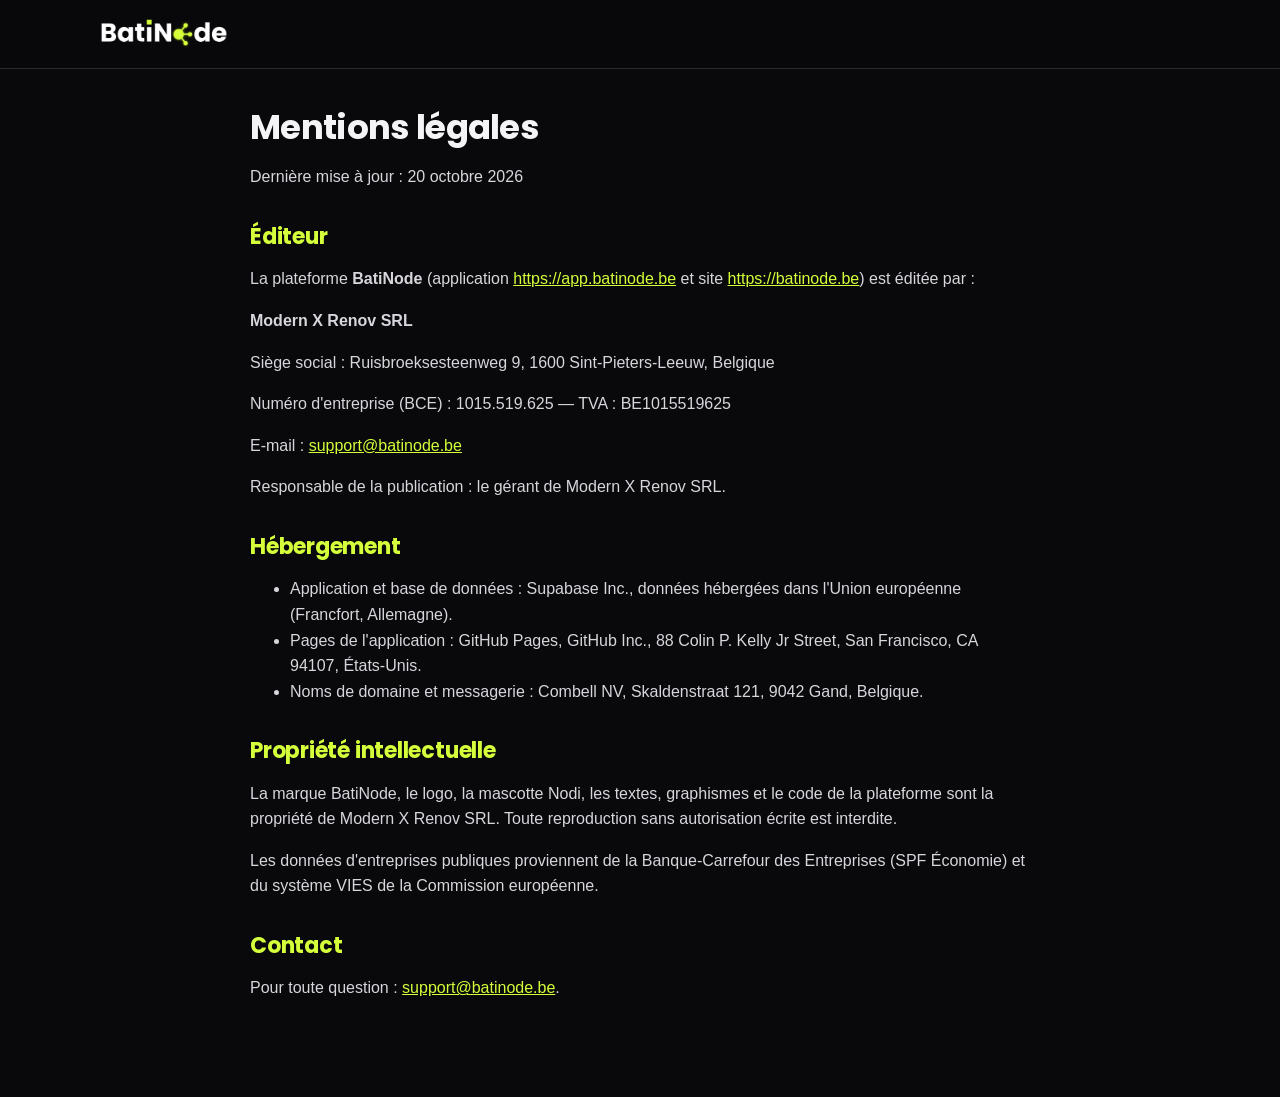
<file: legal/mentions.html>
<!doctype html>
<html lang="fr">
<head>
<meta charset="utf-8">
<meta name="viewport" content="width=device-width, initial-scale=1">
<meta http-equiv="Content-Security-Policy" content="default-src 'self'; script-src 'self'; style-src 'self'; img-src 'self' data:; font-src 'self'; object-src 'none'; base-uri 'self'; form-action 'self'; frame-ancestors 'none'; upgrade-insecure-requests">
<meta name="referrer" content="strict-origin-when-cross-origin">
<title>Mentions légales – BatiNode</title>
<link rel="icon" href="/favicon.svg" type="image/svg+xml">
<link rel="stylesheet" href="/assets/site.css">
</head>
<body>
<header><div class="wrap nav"><a href="/"><img src="/assets/logo.png" alt="BatiNode" width="160" height="37"></a></div></header>
<main class="wrap legal">
<h1>Mentions légales</h1>
<p>Dernière mise à jour : 20 octobre 2026</p>
<h2>Éditeur</h2>
<p>La plateforme <b>BatiNode</b> (application <a href="https://app.batinode.be">https://app.batinode.be</a> et site <a href="https://batinode.be">https://batinode.be</a>) est éditée par :</p>
<p><b>Modern X Renov SRL</b></p>
<p>Siège social : Ruisbroeksesteenweg 9, 1600 Sint-Pieters-Leeuw, Belgique</p>
<p>Numéro d'entreprise (BCE) : 1015.519.625 — TVA : BE1015519625</p>
<p>E-mail : <a href="mailto:support@batinode.be">support@batinode.be</a></p>
<p>Responsable de la publication : le gérant de Modern X Renov SRL.</p>
<h2>Hébergement</h2>
<ul>
<li>Application et base de données : Supabase Inc., données hébergées dans l'Union européenne (Francfort, Allemagne).</li>
<li>Pages de l'application : GitHub Pages, GitHub Inc., 88 Colin P. Kelly Jr Street, San Francisco, CA 94107, États-Unis.</li>
<li>Noms de domaine et messagerie : Combell NV, Skaldenstraat 121, 9042 Gand, Belgique.</li>
</ul>
<h2>Propriété intellectuelle</h2>
<p>La marque BatiNode, le logo, la mascotte Nodi, les textes, graphismes et le code de la plateforme sont la propriété de Modern X Renov SRL. Toute reproduction sans autorisation écrite est interdite.</p>
<p>Les données d'entreprises publiques proviennent de la Banque-Carrefour des Entreprises (SPF Économie) et du système VIES de la Commission européenne.</p>
<h2>Contact</h2>
<p>Pour toute question : <a href="mailto:support@batinode.be">support@batinode.be</a>.</p>
</main>
</body>
</html>
</file>
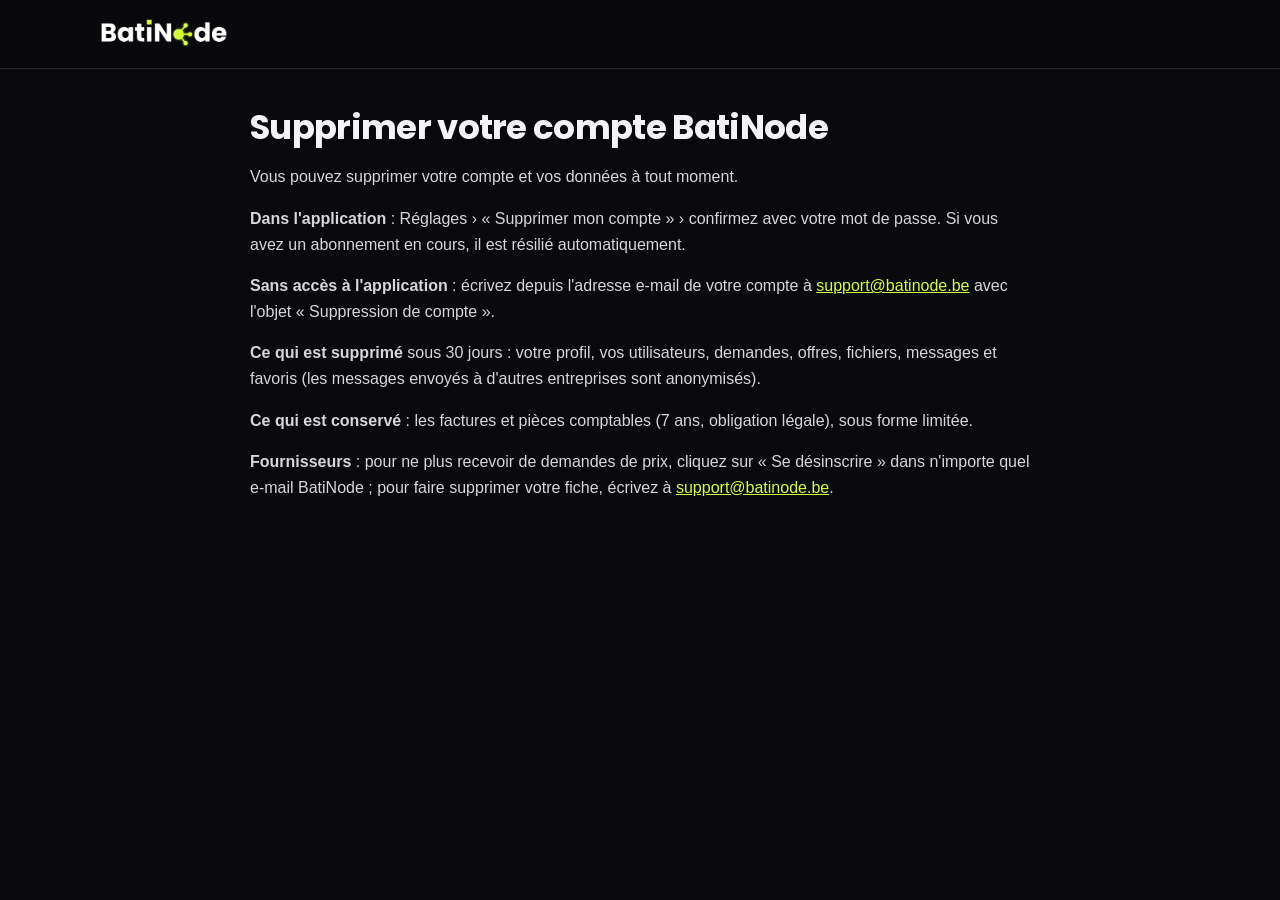
<file: legal/suppression-de-compte.html>
<!doctype html>
<html lang="fr">
<head>
<meta charset="utf-8">
<meta name="viewport" content="width=device-width, initial-scale=1">
<meta http-equiv="Content-Security-Policy" content="default-src 'self'; script-src 'self'; style-src 'self'; img-src 'self' data:; font-src 'self'; object-src 'none'; base-uri 'self'; form-action 'self'; frame-ancestors 'none'; upgrade-insecure-requests">
<meta name="referrer" content="strict-origin-when-cross-origin">
<title>Supprimer mon compte – BatiNode</title>
<link rel="icon" href="/favicon.svg" type="image/svg+xml">
<link rel="stylesheet" href="/assets/site.css">
</head>
<body>
<header><div class="wrap nav"><a href="/"><img src="/assets/logo.png" alt="BatiNode" width="160" height="37"></a></div></header>
<main class="wrap legal">
<h1>Supprimer votre compte BatiNode</h1>
<p>Vous pouvez supprimer votre compte et vos données à tout moment.</p>
<p><b>Dans l'application</b> : Réglages › « Supprimer mon compte » › confirmez avec votre mot de passe. Si vous avez un abonnement en cours, il est résilié automatiquement.</p>
<p><b>Sans accès à l'application</b> : écrivez depuis l'adresse e-mail de votre compte à <a href="mailto:support@batinode.be">support@batinode.be</a> avec l'objet « Suppression de compte ».</p>
<p><b>Ce qui est supprimé</b> sous 30 jours : votre profil, vos utilisateurs, demandes, offres, fichiers, messages et favoris (les messages envoyés à d'autres entreprises sont anonymisés).</p>
<p><b>Ce qui est conservé</b> : les factures et pièces comptables (7 ans, obligation légale), sous forme limitée.</p>
<p><b>Fournisseurs</b> : pour ne plus recevoir de demandes de prix, cliquez sur « Se désinscrire » dans n'importe quel e-mail BatiNode ; pour faire supprimer votre fiche, écrivez à <a href="mailto:support@batinode.be">support@batinode.be</a>.</p>
</main>
</body>
</html>
</file>
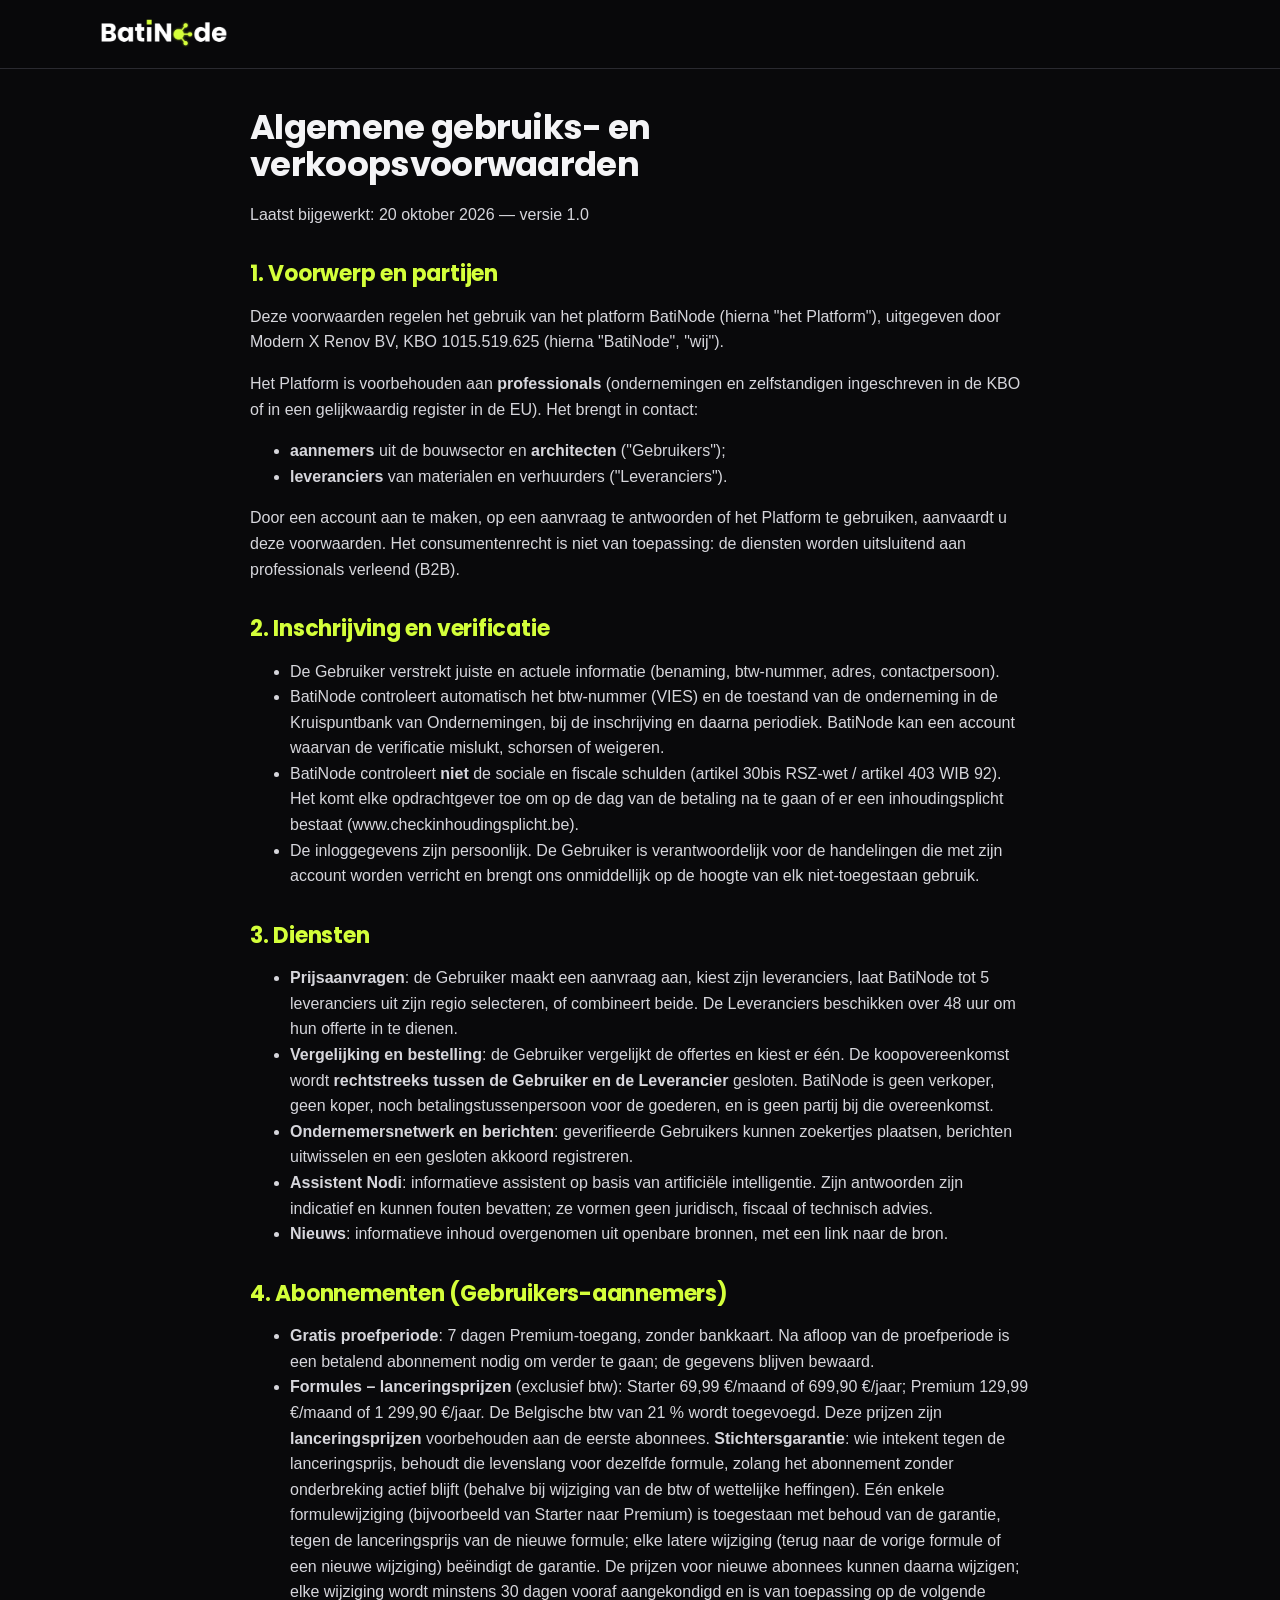
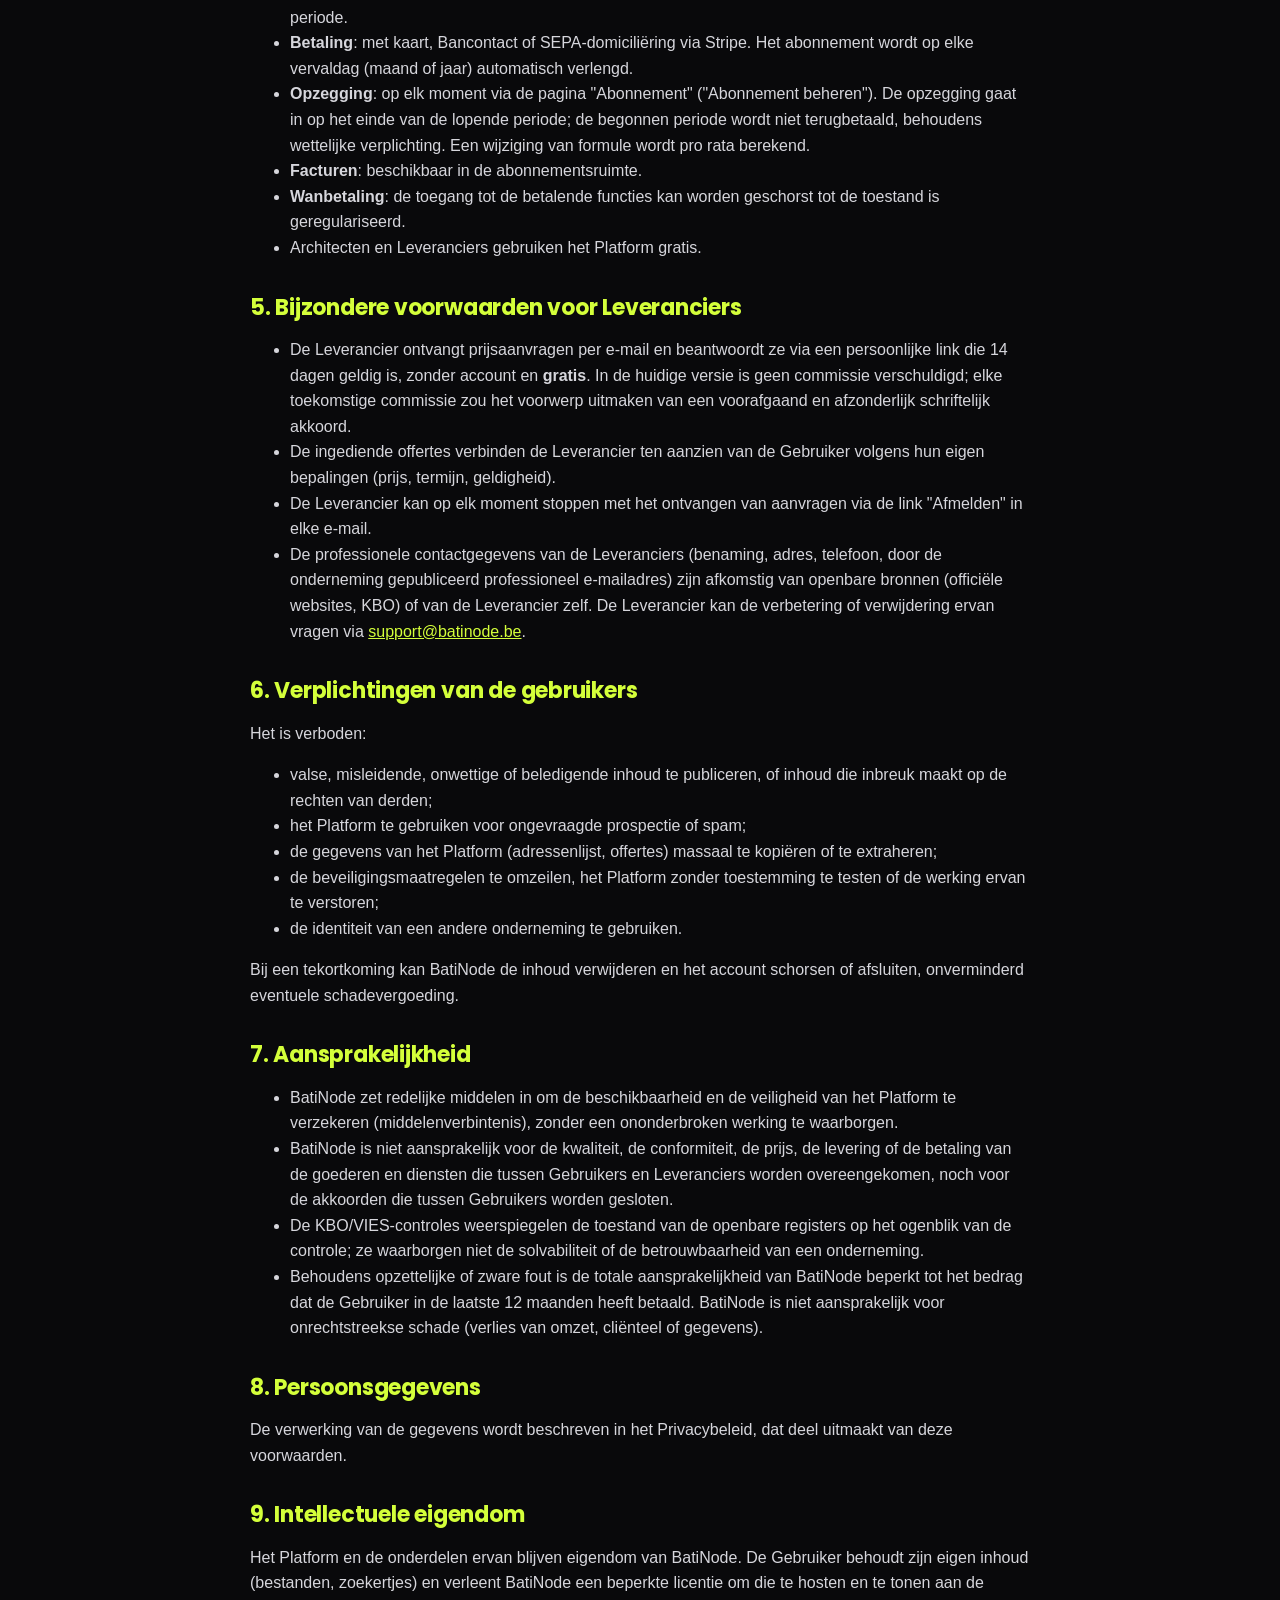
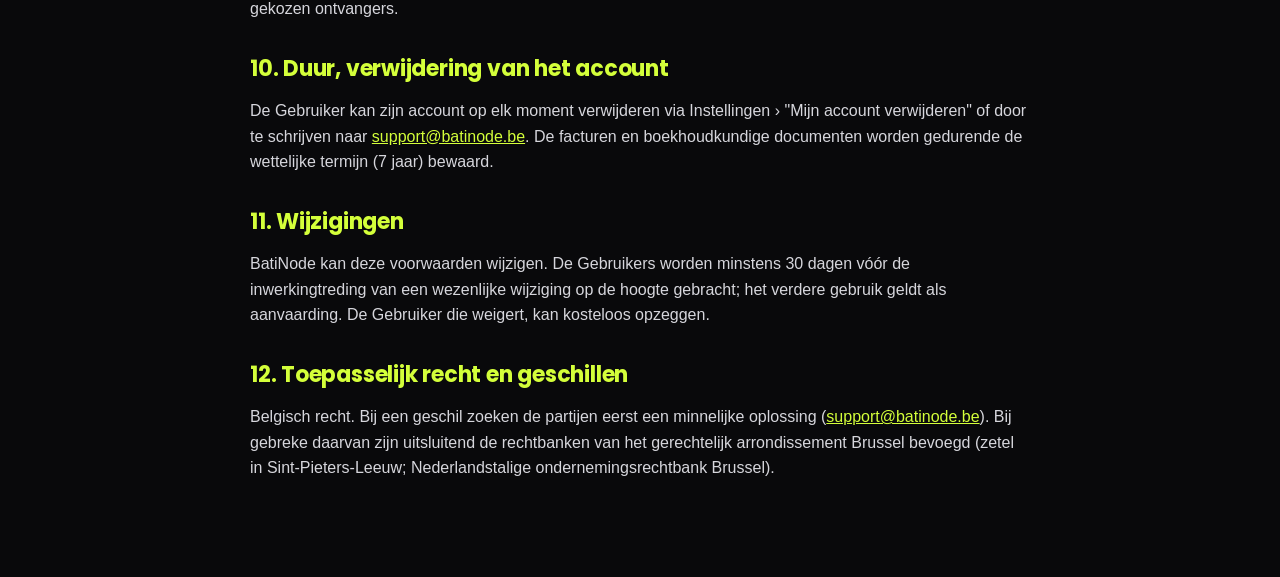
<file: nl/legal/conditions.html>
<!doctype html>
<html lang="nl">
<head>
<meta charset="utf-8">
<meta name="viewport" content="width=device-width, initial-scale=1">
<meta http-equiv="Content-Security-Policy" content="default-src 'self'; script-src 'self'; style-src 'self'; img-src 'self' data:; font-src 'self'; object-src 'none'; base-uri 'self'; form-action 'self'; frame-ancestors 'none'; upgrade-insecure-requests">
<meta name="referrer" content="strict-origin-when-cross-origin">
<title>Algemene voorwaarden – BatiNode</title>
<link rel="icon" href="/favicon.svg" type="image/svg+xml">
<link rel="stylesheet" href="/assets/site.css">
</head>
<body>
<header><div class="wrap nav"><a href="/nl/"><img src="/assets/logo.png" alt="BatiNode" width="160" height="37"></a></div></header>
<main class="wrap legal">
<h1>Algemene gebruiks- en verkoopsvoorwaarden</h1>
<p>Laatst bijgewerkt: 20 oktober 2026 — versie 1.0</p>
<h2>1. Voorwerp en partijen</h2>
<p>Deze voorwaarden regelen het gebruik van het platform BatiNode (hierna "het Platform"), uitgegeven door Modern X Renov BV, KBO 1015.519.625 (hierna "BatiNode", "wij").</p>
<p>Het Platform is voorbehouden aan <b>professionals</b> (ondernemingen en zelfstandigen ingeschreven in de KBO of in een gelijkwaardig register in de EU). Het brengt in contact:</p>
<ul>
<li><b>aannemers</b> uit de bouwsector en <b>architecten</b> ("Gebruikers");</li>
<li><b>leveranciers</b> van materialen en verhuurders ("Leveranciers").</li>
</ul>
<p>Door een account aan te maken, op een aanvraag te antwoorden of het Platform te gebruiken, aanvaardt u deze voorwaarden. Het consumentenrecht is niet van toepassing: de diensten worden uitsluitend aan professionals verleend (B2B).</p>
<h2>2. Inschrijving en verificatie</h2>
<ul>
<li>De Gebruiker verstrekt juiste en actuele informatie (benaming, btw-nummer, adres, contactpersoon).</li>
<li>BatiNode controleert automatisch het btw-nummer (VIES) en de toestand van de onderneming in de Kruispuntbank van Ondernemingen, bij de inschrijving en daarna periodiek. BatiNode kan een account waarvan de verificatie mislukt, schorsen of weigeren.</li>
<li>BatiNode controleert <b>niet</b> de sociale en fiscale schulden (artikel 30bis RSZ-wet / artikel 403 WIB 92). Het komt elke opdrachtgever toe om op de dag van de betaling na te gaan of er een inhoudingsplicht bestaat (www.checkinhoudingsplicht.be).</li>
<li>De inloggegevens zijn persoonlijk. De Gebruiker is verantwoordelijk voor de handelingen die met zijn account worden verricht en brengt ons onmiddellijk op de hoogte van elk niet-toegestaan gebruik.</li>
</ul>
<h2>3. Diensten</h2>
<ul>
<li><b>Prijsaanvragen</b>: de Gebruiker maakt een aanvraag aan, kiest zijn leveranciers, laat BatiNode tot 5 leveranciers uit zijn regio selecteren, of combineert beide. De Leveranciers beschikken over 48 uur om hun offerte in te dienen.</li>
<li><b>Vergelijking en bestelling</b>: de Gebruiker vergelijkt de offertes en kiest er één. De koopovereenkomst wordt <b>rechtstreeks tussen de Gebruiker en de Leverancier</b> gesloten. BatiNode is geen verkoper, geen koper, noch betalingstussenpersoon voor de goederen, en is geen partij bij die overeenkomst.</li>
<li><b>Ondernemersnetwerk en berichten</b>: geverifieerde Gebruikers kunnen zoekertjes plaatsen, berichten uitwisselen en een gesloten akkoord registreren.</li>
<li><b>Assistent Nodi</b>: informatieve assistent op basis van artificiële intelligentie. Zijn antwoorden zijn indicatief en kunnen fouten bevatten; ze vormen geen juridisch, fiscaal of technisch advies.</li>
<li><b>Nieuws</b>: informatieve inhoud overgenomen uit openbare bronnen, met een link naar de bron.</li>
</ul>
<h2>4. Abonnementen (Gebruikers-aannemers)</h2>
<ul>
<li><b>Gratis proefperiode</b>: 7 dagen Premium-toegang, zonder bankkaart. Na afloop van de proefperiode is een betalend abonnement nodig om verder te gaan; de gegevens blijven bewaard.</li>
<li><b>Formules – lanceringsprijzen</b> (exclusief btw): Starter 69,99 €/maand of 699,90 €/jaar; Premium 129,99 €/maand of 1 299,90 €/jaar. De Belgische btw van 21 % wordt toegevoegd. Deze prijzen zijn <b>lanceringsprijzen</b> voorbehouden aan de eerste abonnees. <b>Stichtersgarantie</b>: wie intekent tegen de lanceringsprijs, behoudt die levenslang voor dezelfde formule, zolang het abonnement zonder onderbreking actief blijft (behalve bij wijziging van de btw of wettelijke heffingen). Eén enkele formulewijziging (bijvoorbeeld van Starter naar Premium) is toegestaan met behoud van de garantie, tegen de lanceringsprijs van de nieuwe formule; elke latere wijziging (terug naar de vorige formule of een nieuwe wijziging) beëindigt de garantie. De prijzen voor nieuwe abonnees kunnen daarna wijzigen; elke wijziging wordt minstens 30 dagen vooraf aangekondigd en is van toepassing op de volgende periode.</li>
<li><b>Betaling</b>: met kaart, Bancontact of SEPA-domiciliëring via Stripe. Het abonnement wordt op elke vervaldag (maand of jaar) automatisch verlengd.</li>
<li><b>Opzegging</b>: op elk moment via de pagina "Abonnement" ("Abonnement beheren"). De opzegging gaat in op het einde van de lopende periode; de begonnen periode wordt niet terugbetaald, behoudens wettelijke verplichting. Een wijziging van formule wordt pro rata berekend.</li>
<li><b>Facturen</b>: beschikbaar in de abonnementsruimte.</li>
<li><b>Wanbetaling</b>: de toegang tot de betalende functies kan worden geschorst tot de toestand is geregulariseerd.</li>
<li>Architecten en Leveranciers gebruiken het Platform gratis.</li>
</ul>
<h2>5. Bijzondere voorwaarden voor Leveranciers</h2>
<ul>
<li>De Leverancier ontvangt prijsaanvragen per e-mail en beantwoordt ze via een persoonlijke link die 14 dagen geldig is, zonder account en <b>gratis</b>. In de huidige versie is geen commissie verschuldigd; elke toekomstige commissie zou het voorwerp uitmaken van een voorafgaand en afzonderlijk schriftelijk akkoord.</li>
<li>De ingediende offertes verbinden de Leverancier ten aanzien van de Gebruiker volgens hun eigen bepalingen (prijs, termijn, geldigheid).</li>
<li>De Leverancier kan op elk moment stoppen met het ontvangen van aanvragen via de link "Afmelden" in elke e-mail.</li>
<li>De professionele contactgegevens van de Leveranciers (benaming, adres, telefoon, door de onderneming gepubliceerd professioneel e-mailadres) zijn afkomstig van openbare bronnen (officiële websites, KBO) of van de Leverancier zelf. De Leverancier kan de verbetering of verwijdering ervan vragen via <a href="mailto:support@batinode.be">support@batinode.be</a>.</li>
</ul>
<h2>6. Verplichtingen van de gebruikers</h2>
<p>Het is verboden:</p>
<ul>
<li>valse, misleidende, onwettige of beledigende inhoud te publiceren, of inhoud die inbreuk maakt op de rechten van derden;</li>
<li>het Platform te gebruiken voor ongevraagde prospectie of spam;</li>
<li>de gegevens van het Platform (adressenlijst, offertes) massaal te kopiëren of te extraheren;</li>
<li>de beveiligingsmaatregelen te omzeilen, het Platform zonder toestemming te testen of de werking ervan te verstoren;</li>
<li>de identiteit van een andere onderneming te gebruiken.</li>
</ul>
<p>Bij een tekortkoming kan BatiNode de inhoud verwijderen en het account schorsen of afsluiten, onverminderd eventuele schadevergoeding.</p>
<h2>7. Aansprakelijkheid</h2>
<ul>
<li>BatiNode zet redelijke middelen in om de beschikbaarheid en de veiligheid van het Platform te verzekeren (middelenverbintenis), zonder een ononderbroken werking te waarborgen.</li>
<li>BatiNode is niet aansprakelijk voor de kwaliteit, de conformiteit, de prijs, de levering of de betaling van de goederen en diensten die tussen Gebruikers en Leveranciers worden overeengekomen, noch voor de akkoorden die tussen Gebruikers worden gesloten.</li>
<li>De KBO/VIES-controles weerspiegelen de toestand van de openbare registers op het ogenblik van de controle; ze waarborgen niet de solvabiliteit of de betrouwbaarheid van een onderneming.</li>
<li>Behoudens opzettelijke of zware fout is de totale aansprakelijkheid van BatiNode beperkt tot het bedrag dat de Gebruiker in de laatste 12 maanden heeft betaald. BatiNode is niet aansprakelijk voor onrechtstreekse schade (verlies van omzet, cliënteel of gegevens).</li>
</ul>
<h2>8. Persoonsgegevens</h2>
<p>De verwerking van de gegevens wordt beschreven in het Privacybeleid, dat deel uitmaakt van deze voorwaarden.</p>
<h2>9. Intellectuele eigendom</h2>
<p>Het Platform en de onderdelen ervan blijven eigendom van BatiNode. De Gebruiker behoudt zijn eigen inhoud (bestanden, zoekertjes) en verleent BatiNode een beperkte licentie om die te hosten en te tonen aan de gekozen ontvangers.</p>
<h2>10. Duur, verwijdering van het account</h2>
<p>De Gebruiker kan zijn account op elk moment verwijderen via Instellingen › "Mijn account verwijderen" of door te schrijven naar <a href="mailto:support@batinode.be">support@batinode.be</a>. De facturen en boekhoudkundige documenten worden gedurende de wettelijke termijn (7 jaar) bewaard.</p>
<h2>11. Wijzigingen</h2>
<p>BatiNode kan deze voorwaarden wijzigen. De Gebruikers worden minstens 30 dagen vóór de inwerkingtreding van een wezenlijke wijziging op de hoogte gebracht; het verdere gebruik geldt als aanvaarding. De Gebruiker die weigert, kan kosteloos opzeggen.</p>
<h2>12. Toepasselijk recht en geschillen</h2>
<p>Belgisch recht. Bij een geschil zoeken de partijen eerst een minnelijke oplossing (<a href="mailto:support@batinode.be">support@batinode.be</a>). Bij gebreke daarvan zijn uitsluitend de rechtbanken van het gerechtelijk arrondissement Brussel bevoegd (zetel in Sint-Pieters-Leeuw; Nederlandstalige ondernemingsrechtbank Brussel).</p>
</main>
</body>
</html>
</file>
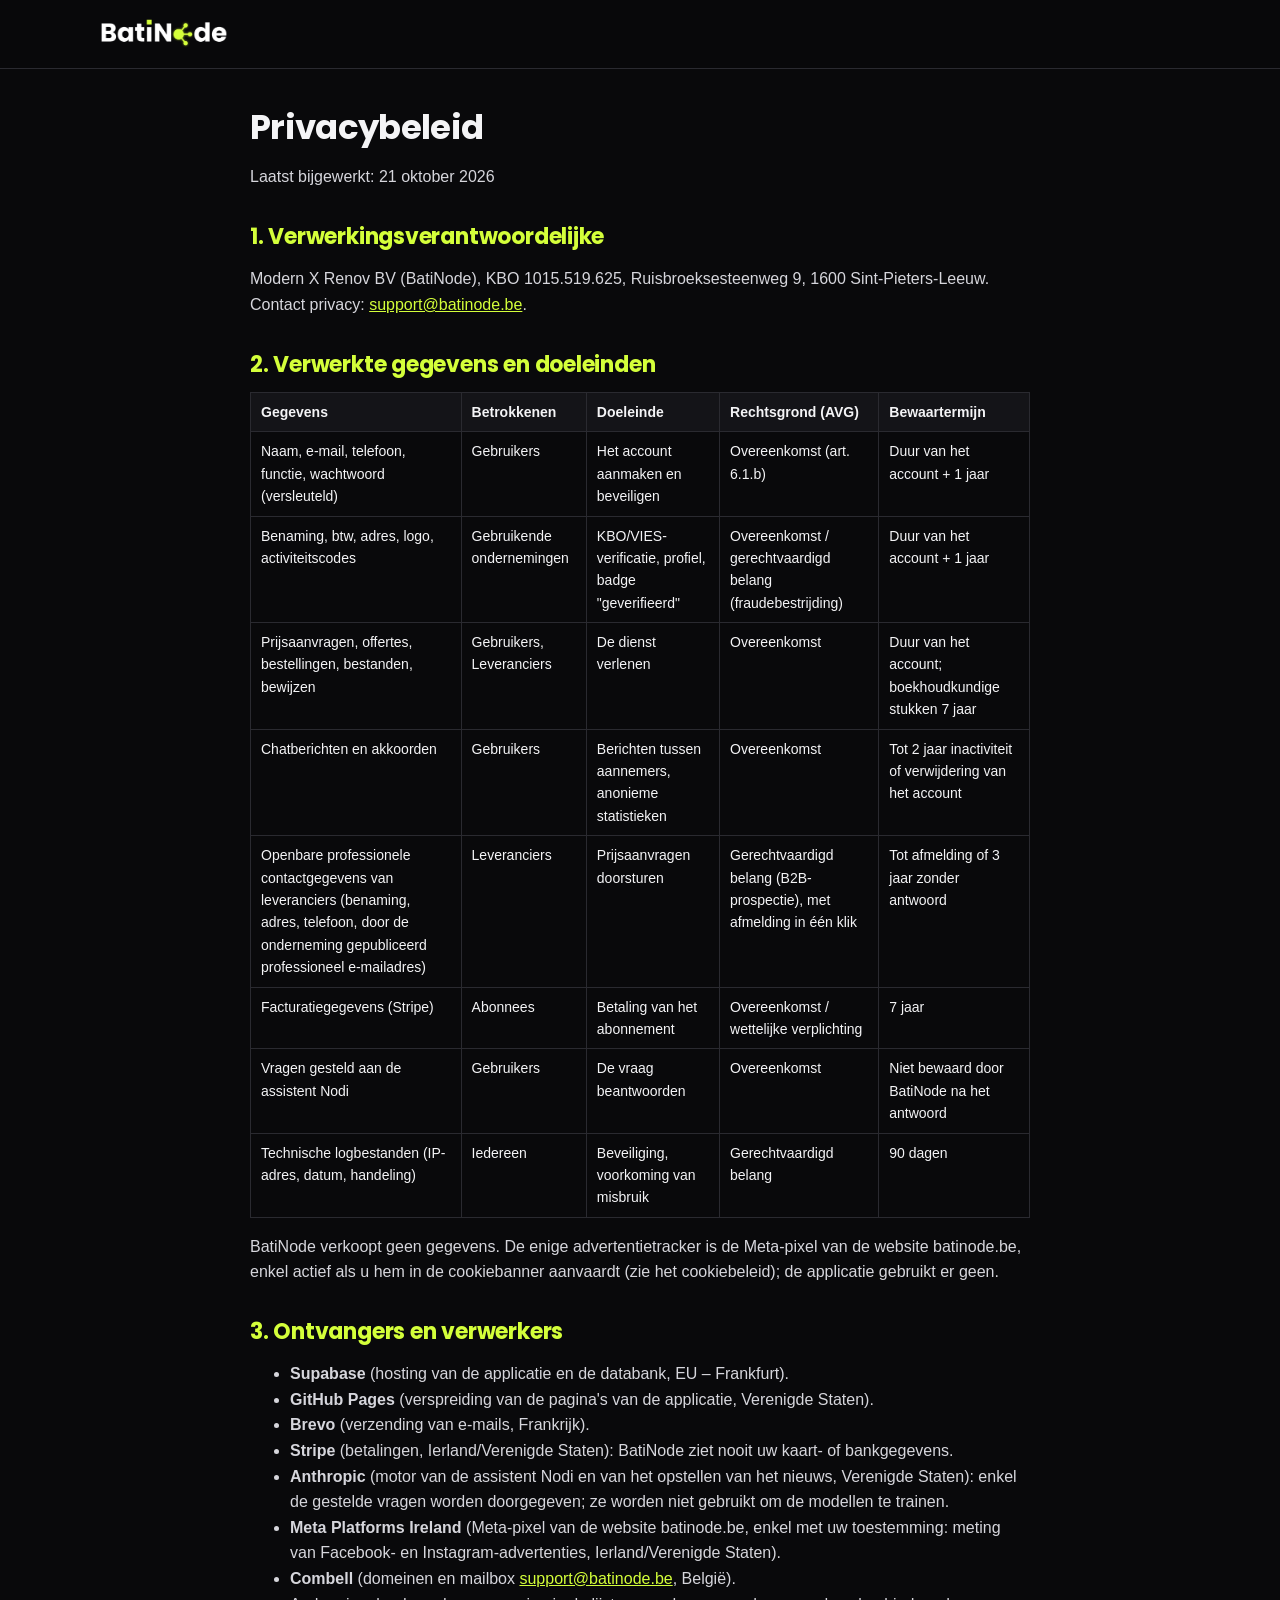
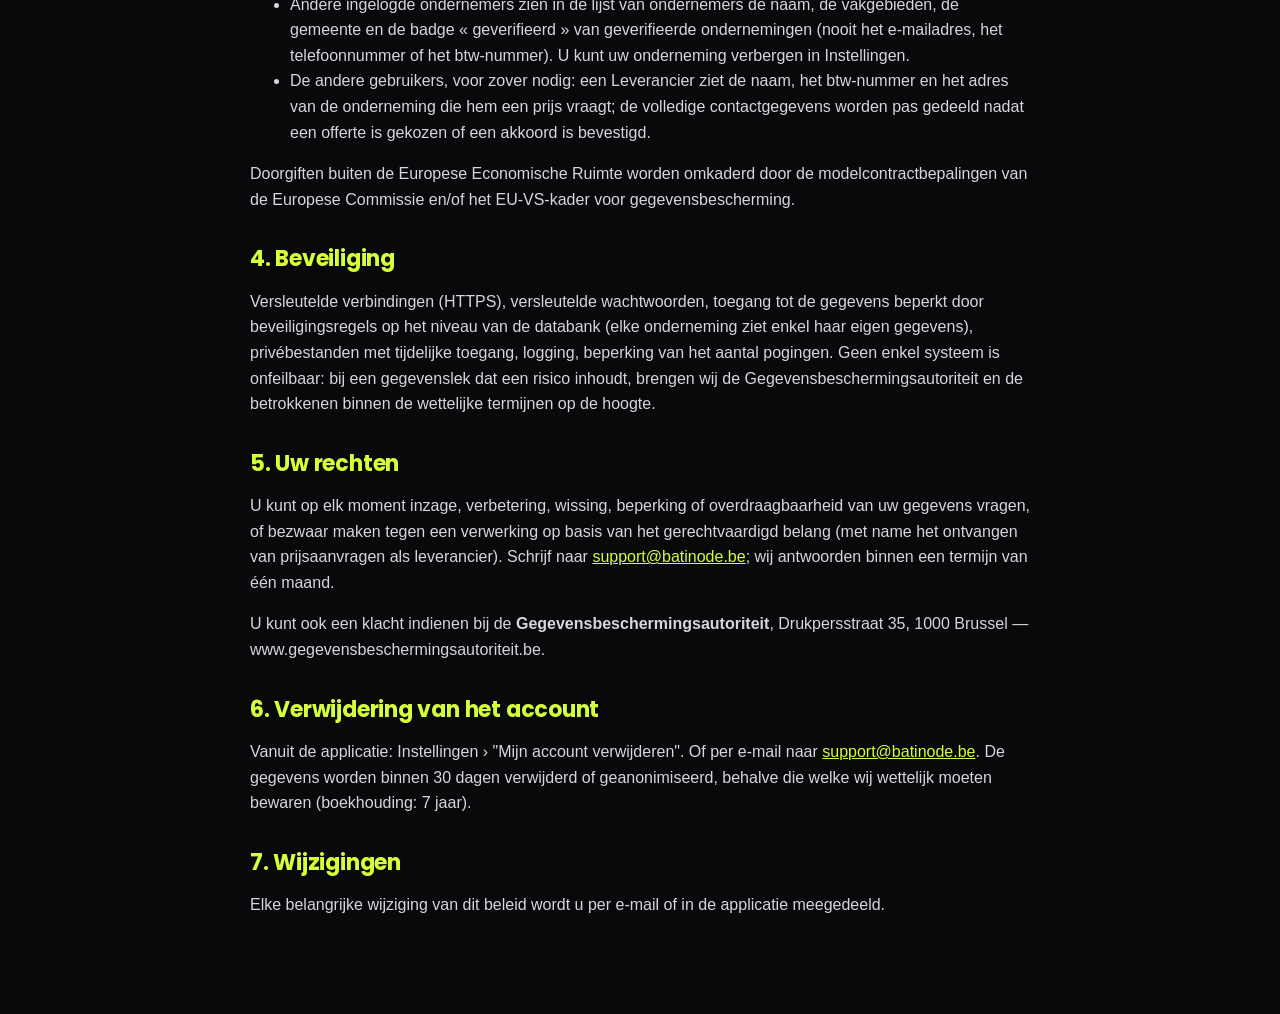
<file: nl/legal/confidentialite.html>
<!doctype html>
<html lang="nl">
<head>
<meta charset="utf-8">
<meta name="viewport" content="width=device-width, initial-scale=1">
<meta http-equiv="Content-Security-Policy" content="default-src 'self'; script-src 'self'; style-src 'self'; img-src 'self' data:; font-src 'self'; object-src 'none'; base-uri 'self'; form-action 'self'; frame-ancestors 'none'; upgrade-insecure-requests">
<meta name="referrer" content="strict-origin-when-cross-origin">
<title>Privacybeleid – BatiNode</title>
<link rel="icon" href="/favicon.svg" type="image/svg+xml">
<link rel="stylesheet" href="/assets/site.css">
</head>
<body>
<header><div class="wrap nav"><a href="/nl/"><img src="/assets/logo.png" alt="BatiNode" width="160" height="37"></a></div></header>
<main class="wrap legal">
<h1>Privacybeleid</h1>
<p>Laatst bijgewerkt: 21 oktober 2026</p>
<h2>1. Verwerkingsverantwoordelijke</h2>
<p>Modern X Renov BV (BatiNode), KBO 1015.519.625, Ruisbroeksesteenweg 9, 1600 Sint-Pieters-Leeuw. Contact privacy: <a href="mailto:support@batinode.be">support@batinode.be</a>.</p>
<h2>2. Verwerkte gegevens en doeleinden</h2>
<table>
<tr><th>Gegevens</th><th>Betrokkenen</th><th>Doeleinde</th><th>Rechtsgrond (AVG)</th><th>Bewaartermijn</th></tr>
<tr><td>Naam, e-mail, telefoon, functie, wachtwoord (versleuteld)</td><td>Gebruikers</td><td>Het account aanmaken en beveiligen</td><td>Overeenkomst (art. 6.1.b)</td><td>Duur van het account + 1 jaar</td></tr>
<tr><td>Benaming, btw, adres, logo, activiteitscodes</td><td>Gebruikende ondernemingen</td><td>KBO/VIES-verificatie, profiel, badge "geverifieerd"</td><td>Overeenkomst / gerechtvaardigd belang (fraudebestrijding)</td><td>Duur van het account + 1 jaar</td></tr>
<tr><td>Prijsaanvragen, offertes, bestellingen, bestanden, bewijzen</td><td>Gebruikers, Leveranciers</td><td>De dienst verlenen</td><td>Overeenkomst</td><td>Duur van het account; boekhoudkundige stukken 7 jaar</td></tr>
<tr><td>Chatberichten en akkoorden</td><td>Gebruikers</td><td>Berichten tussen aannemers, anonieme statistieken</td><td>Overeenkomst</td><td>Tot 2 jaar inactiviteit of verwijdering van het account</td></tr>
<tr><td>Openbare professionele contactgegevens van leveranciers (benaming, adres, telefoon, door de onderneming gepubliceerd professioneel e-mailadres)</td><td>Leveranciers</td><td>Prijsaanvragen doorsturen</td><td>Gerechtvaardigd belang (B2B-prospectie), met afmelding in één klik</td><td>Tot afmelding of 3 jaar zonder antwoord</td></tr>
<tr><td>Facturatiegegevens (Stripe)</td><td>Abonnees</td><td>Betaling van het abonnement</td><td>Overeenkomst / wettelijke verplichting</td><td>7 jaar</td></tr>
<tr><td>Vragen gesteld aan de assistent Nodi</td><td>Gebruikers</td><td>De vraag beantwoorden</td><td>Overeenkomst</td><td>Niet bewaard door BatiNode na het antwoord</td></tr>
<tr><td>Technische logbestanden (IP-adres, datum, handeling)</td><td>Iedereen</td><td>Beveiliging, voorkoming van misbruik</td><td>Gerechtvaardigd belang</td><td>90 dagen</td></tr>
</table>
<p>BatiNode verkoopt geen gegevens. De enige advertentietracker is de Meta-pixel van de website batinode.be, enkel actief als u hem in de cookiebanner aanvaardt (zie het cookiebeleid); de applicatie gebruikt er geen.</p>
<h2>3. Ontvangers en verwerkers</h2>
<ul>
<li><b>Supabase</b> (hosting van de applicatie en de databank, EU – Frankfurt).</li>
<li><b>GitHub Pages</b> (verspreiding van de pagina's van de applicatie, Verenigde Staten).</li>
<li><b>Brevo</b> (verzending van e-mails, Frankrijk).</li>
<li><b>Stripe</b> (betalingen, Ierland/Verenigde Staten): BatiNode ziet nooit uw kaart- of bankgegevens.</li>
<li><b>Anthropic</b> (motor van de assistent Nodi en van het opstellen van het nieuws, Verenigde Staten): enkel de gestelde vragen worden doorgegeven; ze worden niet gebruikt om de modellen te trainen.</li>
<li><b>Meta Platforms Ireland</b> (Meta-pixel van de website batinode.be, enkel met uw toestemming: meting van Facebook- en Instagram-advertenties, Ierland/Verenigde Staten).</li>
<li><b>Combell</b> (domeinen en mailbox <a href="mailto:support@batinode.be">support@batinode.be</a>, België).</li>
<li>Andere ingelogde ondernemers zien in de lijst van ondernemers de naam, de vakgebieden, de gemeente en de badge « geverifieerd » van geverifieerde ondernemingen (nooit het e-mailadres, het telefoonnummer of het btw-nummer). U kunt uw onderneming verbergen in Instellingen.</li>
<li>De andere gebruikers, voor zover nodig: een Leverancier ziet de naam, het btw-nummer en het adres van de onderneming die hem een prijs vraagt; de volledige contactgegevens worden pas gedeeld nadat een offerte is gekozen of een akkoord is bevestigd.</li>
</ul>
<p>Doorgiften buiten de Europese Economische Ruimte worden omkaderd door de modelcontractbepalingen van de Europese Commissie en/of het EU-VS-kader voor gegevensbescherming.</p>
<h2>4. Beveiliging</h2>
<p>Versleutelde verbindingen (HTTPS), versleutelde wachtwoorden, toegang tot de gegevens beperkt door beveiligingsregels op het niveau van de databank (elke onderneming ziet enkel haar eigen gegevens), privébestanden met tijdelijke toegang, logging, beperking van het aantal pogingen. Geen enkel systeem is onfeilbaar: bij een gegevenslek dat een risico inhoudt, brengen wij de Gegevensbeschermingsautoriteit en de betrokkenen binnen de wettelijke termijnen op de hoogte.</p>
<h2>5. Uw rechten</h2>
<p>U kunt op elk moment inzage, verbetering, wissing, beperking of overdraagbaarheid van uw gegevens vragen, of bezwaar maken tegen een verwerking op basis van het gerechtvaardigd belang (met name het ontvangen van prijsaanvragen als leverancier). Schrijf naar <a href="mailto:support@batinode.be">support@batinode.be</a>; wij antwoorden binnen een termijn van één maand.</p>
<p>U kunt ook een klacht indienen bij de <b>Gegevensbeschermingsautoriteit</b>, Drukpersstraat 35, 1000 Brussel — www.gegevensbeschermingsautoriteit.be.</p>
<h2>6. Verwijdering van het account</h2>
<p>Vanuit de applicatie: Instellingen › "Mijn account verwijderen". Of per e-mail naar <a href="mailto:support@batinode.be">support@batinode.be</a>. De gegevens worden binnen 30 dagen verwijderd of geanonimiseerd, behalve die welke wij wettelijk moeten bewaren (boekhouding: 7 jaar).</p>
<h2>7. Wijzigingen</h2>
<p>Elke belangrijke wijziging van dit beleid wordt u per e-mail of in de applicatie meegedeeld.</p>
</main>
</body>
</html>
</file>
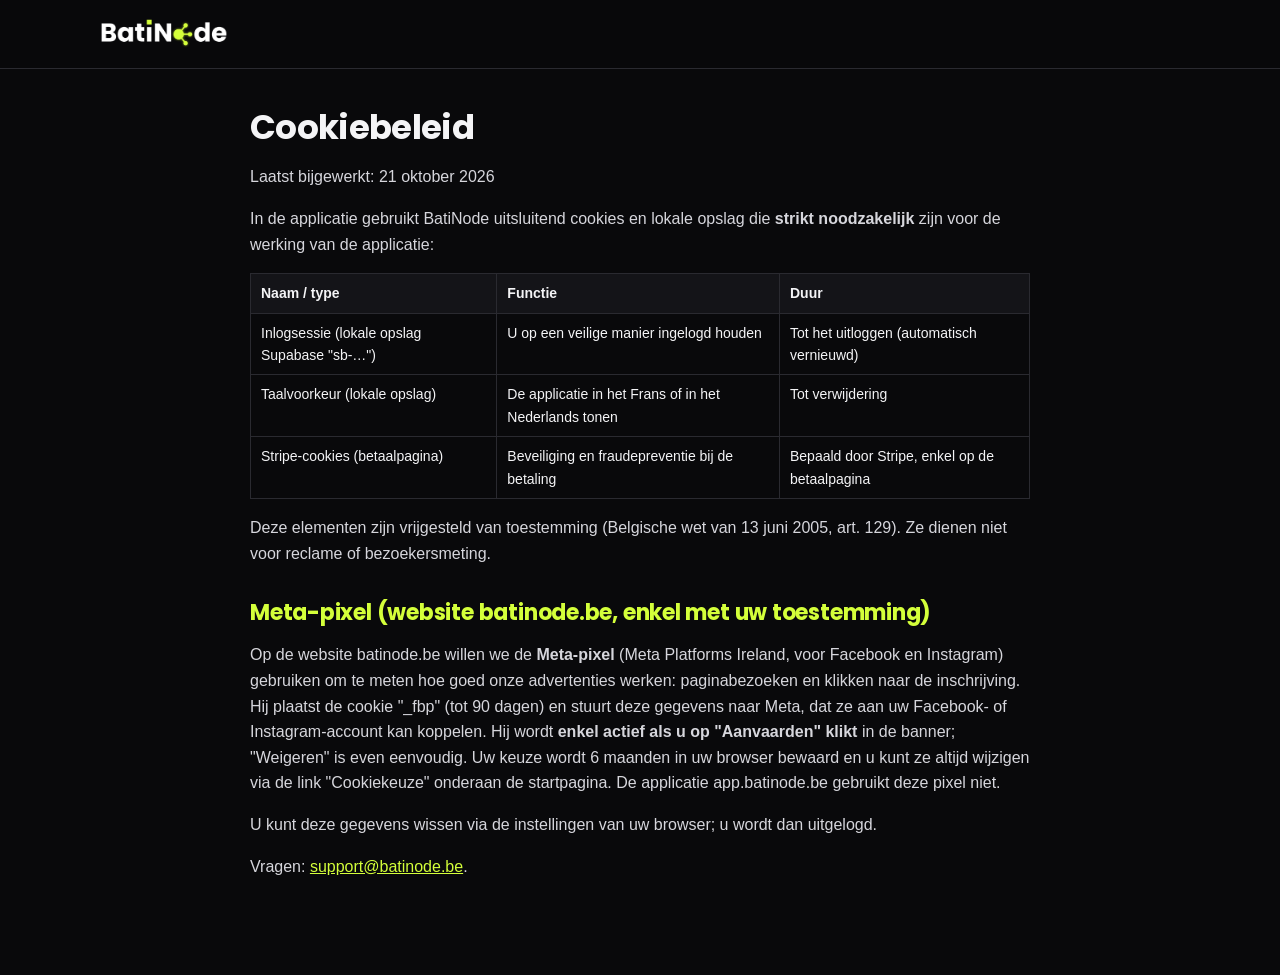
<file: nl/legal/cookies.html>
<!doctype html>
<html lang="nl">
<head>
<meta charset="utf-8">
<meta name="viewport" content="width=device-width, initial-scale=1">
<meta http-equiv="Content-Security-Policy" content="default-src 'self'; script-src 'self'; style-src 'self'; img-src 'self' data:; font-src 'self'; object-src 'none'; base-uri 'self'; form-action 'self'; frame-ancestors 'none'; upgrade-insecure-requests">
<meta name="referrer" content="strict-origin-when-cross-origin">
<title>Cookiebeleid – BatiNode</title>
<link rel="icon" href="/favicon.svg" type="image/svg+xml">
<link rel="stylesheet" href="/assets/site.css">
</head>
<body>
<header><div class="wrap nav"><a href="/nl/"><img src="/assets/logo.png" alt="BatiNode" width="160" height="37"></a></div></header>
<main class="wrap legal">
<h1>Cookiebeleid</h1>
<p>Laatst bijgewerkt: 21 oktober 2026</p>
<p>In de applicatie gebruikt BatiNode uitsluitend cookies en lokale opslag die <b>strikt noodzakelijk</b> zijn voor de werking van de applicatie:</p>
<table>
<tr><th>Naam / type</th><th>Functie</th><th>Duur</th></tr>
<tr><td>Inlogsessie (lokale opslag Supabase "sb-…")</td><td>U op een veilige manier ingelogd houden</td><td>Tot het uitloggen (automatisch vernieuwd)</td></tr>
<tr><td>Taalvoorkeur (lokale opslag)</td><td>De applicatie in het Frans of in het Nederlands tonen</td><td>Tot verwijdering</td></tr>
<tr><td>Stripe-cookies (betaalpagina)</td><td>Beveiliging en fraudepreventie bij de betaling</td><td>Bepaald door Stripe, enkel op de betaalpagina</td></tr>
</table>
<p>Deze elementen zijn vrijgesteld van toestemming (Belgische wet van 13 juni 2005, art. 129). Ze dienen niet voor reclame of bezoekersmeting.</p>
<h2>Meta-pixel (website batinode.be, enkel met uw toestemming)</h2>
<p>Op de website batinode.be willen we de <b>Meta-pixel</b> (Meta Platforms Ireland, voor Facebook en Instagram) gebruiken om te meten hoe goed onze advertenties werken: paginabezoeken en klikken naar de inschrijving. Hij plaatst de cookie "_fbp" (tot 90 dagen) en stuurt deze gegevens naar Meta, dat ze aan uw Facebook- of Instagram-account kan koppelen. Hij wordt <b>enkel actief als u op "Aanvaarden" klikt</b> in de banner; "Weigeren" is even eenvoudig. Uw keuze wordt 6 maanden in uw browser bewaard en u kunt ze altijd wijzigen via de link "Cookiekeuze" onderaan de startpagina. De applicatie app.batinode.be gebruikt deze pixel niet.</p>
<p>U kunt deze gegevens wissen via de instellingen van uw browser; u wordt dan uitgelogd.</p>
<p>Vragen: <a href="mailto:support@batinode.be">support@batinode.be</a>.</p>
</main>
</body>
</html>
</file>
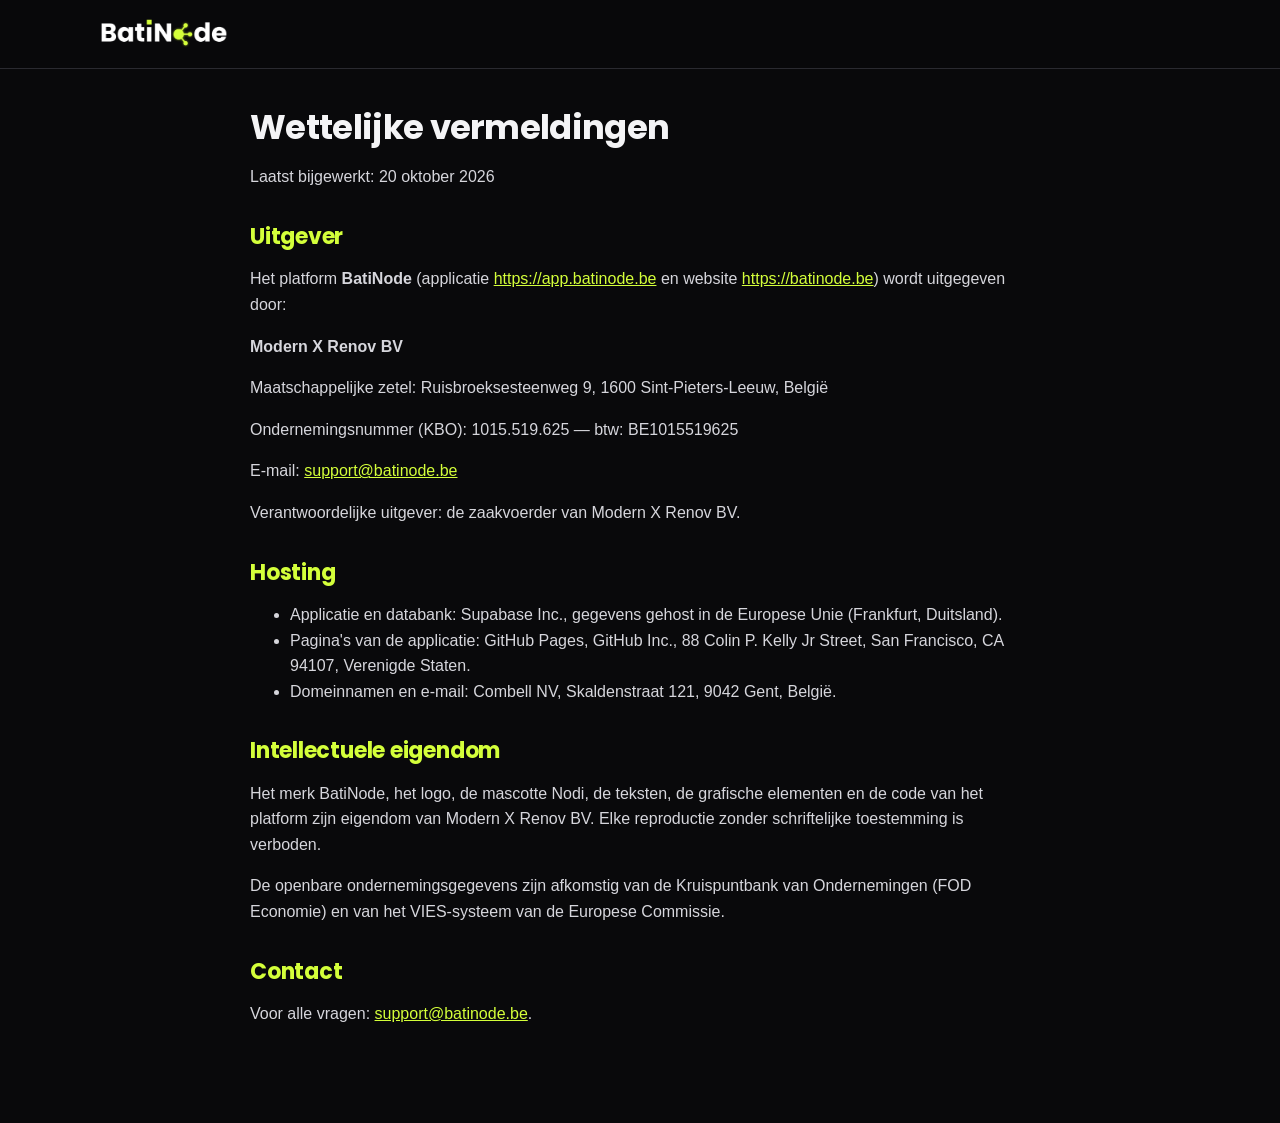
<file: nl/legal/mentions.html>
<!doctype html>
<html lang="nl">
<head>
<meta charset="utf-8">
<meta name="viewport" content="width=device-width, initial-scale=1">
<meta http-equiv="Content-Security-Policy" content="default-src 'self'; script-src 'self'; style-src 'self'; img-src 'self' data:; font-src 'self'; object-src 'none'; base-uri 'self'; form-action 'self'; frame-ancestors 'none'; upgrade-insecure-requests">
<meta name="referrer" content="strict-origin-when-cross-origin">
<title>Wettelijke vermeldingen – BatiNode</title>
<link rel="icon" href="/favicon.svg" type="image/svg+xml">
<link rel="stylesheet" href="/assets/site.css">
</head>
<body>
<header><div class="wrap nav"><a href="/nl/"><img src="/assets/logo.png" alt="BatiNode" width="160" height="37"></a></div></header>
<main class="wrap legal">
<h1>Wettelijke vermeldingen</h1>
<p>Laatst bijgewerkt: 20 oktober 2026</p>
<h2>Uitgever</h2>
<p>Het platform <b>BatiNode</b> (applicatie <a href="https://app.batinode.be">https://app.batinode.be</a> en website <a href="https://batinode.be">https://batinode.be</a>) wordt uitgegeven door:</p>
<p><b>Modern X Renov BV</b></p>
<p>Maatschappelijke zetel: Ruisbroeksesteenweg 9, 1600 Sint-Pieters-Leeuw, België</p>
<p>Ondernemingsnummer (KBO): 1015.519.625 — btw: BE1015519625</p>
<p>E-mail: <a href="mailto:support@batinode.be">support@batinode.be</a></p>
<p>Verantwoordelijke uitgever: de zaakvoerder van Modern X Renov BV.</p>
<h2>Hosting</h2>
<ul>
<li>Applicatie en databank: Supabase Inc., gegevens gehost in de Europese Unie (Frankfurt, Duitsland).</li>
<li>Pagina's van de applicatie: GitHub Pages, GitHub Inc., 88 Colin P. Kelly Jr Street, San Francisco, CA 94107, Verenigde Staten.</li>
<li>Domeinnamen en e-mail: Combell NV, Skaldenstraat 121, 9042 Gent, België.</li>
</ul>
<h2>Intellectuele eigendom</h2>
<p>Het merk BatiNode, het logo, de mascotte Nodi, de teksten, de grafische elementen en de code van het platform zijn eigendom van Modern X Renov BV. Elke reproductie zonder schriftelijke toestemming is verboden.</p>
<p>De openbare ondernemingsgegevens zijn afkomstig van de Kruispuntbank van Ondernemingen (FOD Economie) en van het VIES-systeem van de Europese Commissie.</p>
<h2>Contact</h2>
<p>Voor alle vragen: <a href="mailto:support@batinode.be">support@batinode.be</a>.</p>
</main>
</body>
</html>
</file>
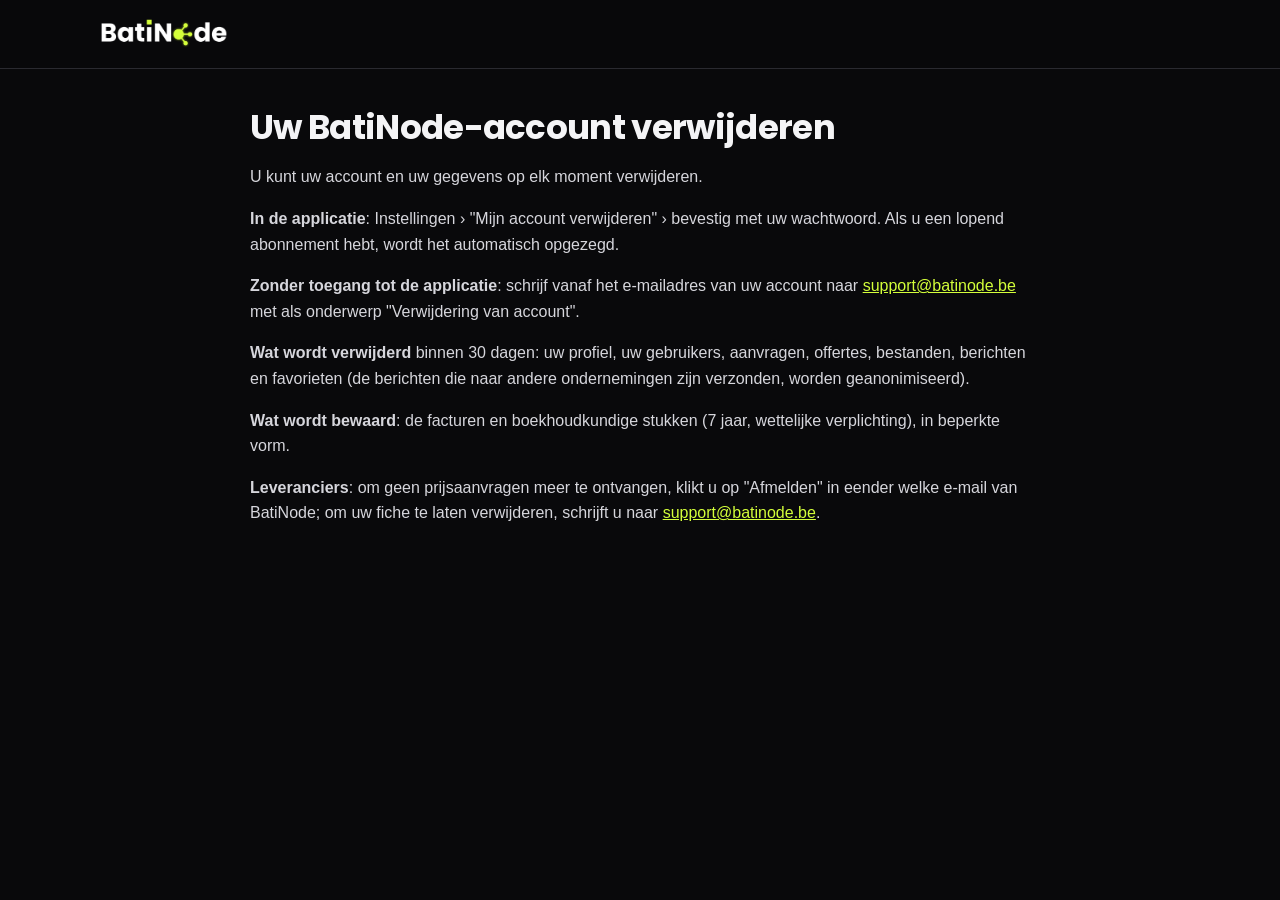
<file: nl/legal/suppression-de-compte.html>
<!doctype html>
<html lang="nl">
<head>
<meta charset="utf-8">
<meta name="viewport" content="width=device-width, initial-scale=1">
<meta http-equiv="Content-Security-Policy" content="default-src 'self'; script-src 'self'; style-src 'self'; img-src 'self' data:; font-src 'self'; object-src 'none'; base-uri 'self'; form-action 'self'; frame-ancestors 'none'; upgrade-insecure-requests">
<meta name="referrer" content="strict-origin-when-cross-origin">
<title>Account verwijderen – BatiNode</title>
<link rel="icon" href="/favicon.svg" type="image/svg+xml">
<link rel="stylesheet" href="/assets/site.css">
</head>
<body>
<header><div class="wrap nav"><a href="/nl/"><img src="/assets/logo.png" alt="BatiNode" width="160" height="37"></a></div></header>
<main class="wrap legal">
<h1>Uw BatiNode-account verwijderen</h1>
<p>U kunt uw account en uw gegevens op elk moment verwijderen.</p>
<p><b>In de applicatie</b>: Instellingen › "Mijn account verwijderen" › bevestig met uw wachtwoord. Als u een lopend abonnement hebt, wordt het automatisch opgezegd.</p>
<p><b>Zonder toegang tot de applicatie</b>: schrijf vanaf het e-mailadres van uw account naar <a href="mailto:support@batinode.be">support@batinode.be</a> met als onderwerp "Verwijdering van account".</p>
<p><b>Wat wordt verwijderd</b> binnen 30 dagen: uw profiel, uw gebruikers, aanvragen, offertes, bestanden, berichten en favorieten (de berichten die naar andere ondernemingen zijn verzonden, worden geanonimiseerd).</p>
<p><b>Wat wordt bewaard</b>: de facturen en boekhoudkundige stukken (7 jaar, wettelijke verplichting), in beperkte vorm.</p>
<p><b>Leveranciers</b>: om geen prijsaanvragen meer te ontvangen, klikt u op "Afmelden" in eender welke e-mail van BatiNode; om uw fiche te laten verwijderen, schrijft u naar <a href="mailto:support@batinode.be">support@batinode.be</a>.</p>
</main>
</body>
</html>
</file>
<file: assets/site.css>
:root{--noir:#09090b;--carte:#141418;--bord:#2a2a30;--texte:#f4f4f6;--gris:#9b9ba6;--vert:#d4ff3a;--cyan:#3ae8ff}
@font-face{font-family:"Poppins";src:url(Poppins-Bold.ttf) format("truetype");font-weight:700;font-display:swap}
*{box-sizing:border-box}
html{scroll-behavior:smooth}
body{margin:0;background:var(--noir);color:var(--texte);font-family:-apple-system,BlinkMacSystemFont,"Segoe UI",Helvetica,Arial,sans-serif;line-height:1.6;-webkit-font-smoothing:antialiased}
a{color:var(--vert)}
img{max-width:100%;display:block}
.wrap{max-width:1120px;margin:0 auto;padding:0 20px}
/* header */
header{position:sticky;top:0;z-index:20;background:rgba(9,9,11,.85);backdrop-filter:blur(10px);border-bottom:1px solid var(--bord)}
.nav{display:flex;align-items:center;justify-content:space-between;height:68px;gap:16px}
.nav img{height:30px;width:auto}
.nav .links{display:flex;align-items:center;gap:14px}
.lang{display:flex;border:1px solid var(--bord);border-radius:99px;overflow:hidden;font-size:13px}
.lang a{padding:5px 11px;color:var(--gris);text-decoration:none}
.lang a.on{background:var(--carte);color:var(--texte);font-weight:600}
.btn{display:inline-block;white-space:nowrap;background:var(--vert);color:var(--noir);font-weight:700;padding:13px 22px;border-radius:10px;text-decoration:none;transition:transform .15s,box-shadow .15s}
.btn:hover{transform:translateY(-2px);box-shadow:0 8px 30px rgba(212,255,58,.35)}
.btn.ghost{background:transparent;color:var(--vert);border:1.5px solid var(--vert)}
.btn.sm{padding:8px 14px;font-size:14px}
/* hero */
.hero{position:relative;overflow:hidden;padding:80px 0 70px}
.hero:before{content:"";position:absolute;inset:-20%;background:radial-gradient(40% 40% at 20% 30%,rgba(212,255,58,.16),transparent 70%),radial-gradient(35% 35% at 85% 20%,rgba(58,232,255,.14),transparent 70%);animation:glow 12s ease-in-out infinite alternate;z-index:0}
@keyframes glow{to{transform:translate(3%,4%) scale(1.05)}}
.hero .wrap{position:relative;z-index:1;display:grid;grid-template-columns:1.25fr .75fr;gap:40px;align-items:center}
.badge{display:inline-block;border:1px solid var(--vert);color:var(--vert);border-radius:99px;padding:5px 14px;font-size:13px;font-weight:600;margin-bottom:18px}
h1,h2,h3,.btn,.amount,.badge,.bubble{font-family:"Poppins",Helvetica,Arial,sans-serif}
h1{font-size:clamp(34px,5vw,56px);line-height:1.1;margin:0 0 18px;letter-spacing:-.02em}
h1 em{font-style:normal;color:var(--vert)}
.lead{font-size:clamp(17px,2vw,20px);color:#d6d6dc;margin:0 0 28px;max-width:600px}
.cta-row{display:flex;flex-wrap:wrap;gap:12px;align-items:center}
.counter{margin-top:22px;font-size:14px;color:var(--gris)}
.counter b{color:var(--vert)}
.bar{height:8px;background:var(--carte);border:1px solid var(--bord);border-radius:99px;max-width:380px;margin-top:8px;overflow:hidden}
.bar i{display:block;height:100%;background:linear-gradient(90deg,var(--vert),var(--cyan));width:0;transition:width 1.2s}
.nodi{position:relative;text-align:center}
.nodi img{max-width:300px;height:auto;margin:0 auto;filter:drop-shadow(0 0 40px rgba(212,255,58,.25));animation:float 5s ease-in-out infinite}
@keyframes float{50%{transform:translateY(-12px)}}
.bubble{position:relative;display:inline-block;margin:0 auto 14px;background:var(--vert);color:var(--noir);font-weight:700;font-size:14px;padding:10px 14px;border-radius:16px 16px 4px 16px;max-width:220px;text-align:left}
/* sections */
section{padding:72px 0}
section.alt{background:#0e0e11;border-top:1px solid var(--bord);border-bottom:1px solid var(--bord)}
h2{font-size:clamp(26px,3.5vw,38px);line-height:1.2;margin:0 0 14px;letter-spacing:-.01em}
h2 em{font-style:normal;color:var(--vert)}
.sub{color:var(--gris);max-width:680px;margin:0 0 36px}
.grid3{display:grid;grid-template-columns:repeat(3,1fr);gap:18px}
.grid2{display:grid;grid-template-columns:repeat(2,1fr);gap:18px}
.card{background:var(--carte);border:1px solid var(--bord);border-radius:16px;padding:24px}
.card h3{margin:8px 0 8px;font-size:19px}
.card p{margin:0;color:#c9c9d1}
.num{display:inline-flex;align-items:center;justify-content:center;width:34px;height:34px;border-radius:50%;background:var(--vert);color:var(--noir);font-weight:800}
.ico{font-size:28px}
.story{display:grid;grid-template-columns:1fr 1fr;gap:40px;align-items:center}
.story p{color:#d6d6dc}
.quote{border-left:4px solid var(--vert);padding:6px 0 6px 18px;font-size:19px;font-weight:600}
/* pricing */
.price{position:relative}
.price.reco{border-color:var(--vert);box-shadow:0 0 40px rgba(212,255,58,.12)}
.price .tag{position:absolute;top:-12px;left:24px;background:var(--vert);color:var(--noir);font-size:12px;font-weight:800;padding:3px 10px;border-radius:99px}
.amount{font-size:40px;font-weight:800;margin:10px 0 0}
.amount small{font-size:15px;color:var(--gris);font-weight:500}
.launch{display:inline-block;margin-top:6px;font-size:13px;color:var(--vert);font-weight:600}
.price ul{list-style:none;padding:0;margin:18px 0 22px}
.price li{padding:5px 0 5px 26px;position:relative;color:#d6d6dc}
.price li:before{content:"✓";position:absolute;left:0;color:var(--vert);font-weight:800}
.guarantee{margin-top:26px;background:rgba(212,255,58,.07);border:1px solid rgba(212,255,58,.35);border-radius:14px;padding:18px 20px}
/* faq */
details{background:var(--carte);border:1px solid var(--bord);border-radius:12px;padding:16px 20px;margin-bottom:10px}
summary{cursor:pointer;font-weight:600;list-style:none}
summary::-webkit-details-marker{display:none}
summary:after{content:"+";float:right;color:var(--vert);font-weight:800}
details[open] summary:after{content:"–"}
details p{color:#c9c9d1;margin:12px 0 0}
/* final cta */
.final{text-align:center;padding:80px 0;background:radial-gradient(50% 80% at 50% 0%,rgba(212,255,58,.12),transparent 70%)}
footer{border-top:1px solid var(--bord);padding:30px 0;color:var(--gris);font-size:14px}
footer .wrap{display:flex;flex-wrap:wrap;justify-content:space-between;gap:14px}
footer a{color:var(--gris)}
.reveal{opacity:0;transform:translateY(18px);transition:opacity .7s,transform .7s}
.reveal.in{opacity:1;transform:none}
@media (prefers-reduced-motion:reduce){.hero:before,.nodi img{animation:none}.reveal{opacity:1;transform:none;transition:none}html{scroll-behavior:auto}}
@media (max-width:860px){.hero .wrap,.story{grid-template-columns:1fr}.grid3,.grid2{grid-template-columns:1fr}.nodi img{max-width:150px}.bubble{position:static;margin:0 auto 10px;max-width:none;display:inline-block}.nav .hide-m{display:none}section{padding:56px 0}}
.navlink{color:var(--gris);text-decoration:none}
.muted{color:var(--gris);margin-top:10px}
.mt{margin-top:28px}
.sub.center{margin:0 auto 26px}
.legal{padding:40px 20px 80px;max-width:820px}
.legal h1{font-size:34px}.legal h2{font-size:22px;color:var(--vert);margin-top:34px}
.legal p,.legal li{color:#d6d6dc}
.legal table{width:100%;border-collapse:collapse;font-size:14px;margin:14px 0}
.legal th,.legal td{border:1px solid var(--bord);padding:8px 10px;text-align:left;vertical-align:top}
.legal th{background:var(--carte)}
.stat{font-family:"Poppins",Helvetica,Arial,sans-serif;font-size:34px;font-weight:700;color:var(--vert);line-height:1.1;margin-bottom:6px}
.shot{display:block;width:100%;max-width:980px;height:auto;margin:0 auto;border-radius:16px;border:1px solid var(--bord);box-shadow:0 20px 60px rgba(0,0,0,.45)}
.note{color:var(--gris);font-size:13px;text-align:center;margin:12px 0 0}
.guarantee+.guarantee{margin-top:12px}

/* bandeau cookies (Meta pixel) */
.consent{position:fixed;left:16px;right:16px;bottom:16px;z-index:50;max-width:560px;margin:0 auto;background:var(--carte);border:1px solid var(--bord);border-radius:14px;padding:16px 18px;box-shadow:0 12px 40px rgba(0,0,0,.5);font-size:14px;color:var(--texte)}
.consent p{margin:0 0 12px}
.consent-actions{display:flex;gap:10px;justify-content:flex-end;flex-wrap:wrap}
.consent button{cursor:pointer;font-size:14px}

/* maintenance */
.maint{min-height:calc(100vh - 69px - 90px);display:flex;align-items:center;position:relative;overflow:hidden;padding:56px 0}
.maint:before{content:"";position:absolute;inset:-20%;background:radial-gradient(40% 40% at 20% 30%,rgba(212,255,58,.14),transparent 70%),radial-gradient(35% 35% at 85% 20%,rgba(58,232,255,.12),transparent 70%);z-index:0}
.maint .wrap{position:relative;z-index:1;display:grid;grid-template-columns:1fr auto;gap:40px;align-items:center;width:100%}
.maint h1{font-size:clamp(32px,5vw,52px)}
.maint .nodi img{width:260px;height:auto}
.maint .muted a{color:var(--vert)}
@media (max-width:860px){.maint .wrap{grid-template-columns:1fr;text-align:center}.maint .nodi{order:-1}.maint .nodi img{width:150px}.maint .lead{margin-left:auto;margin-right:auto}.maint .cta-row{justify-content:center}}
</file>
